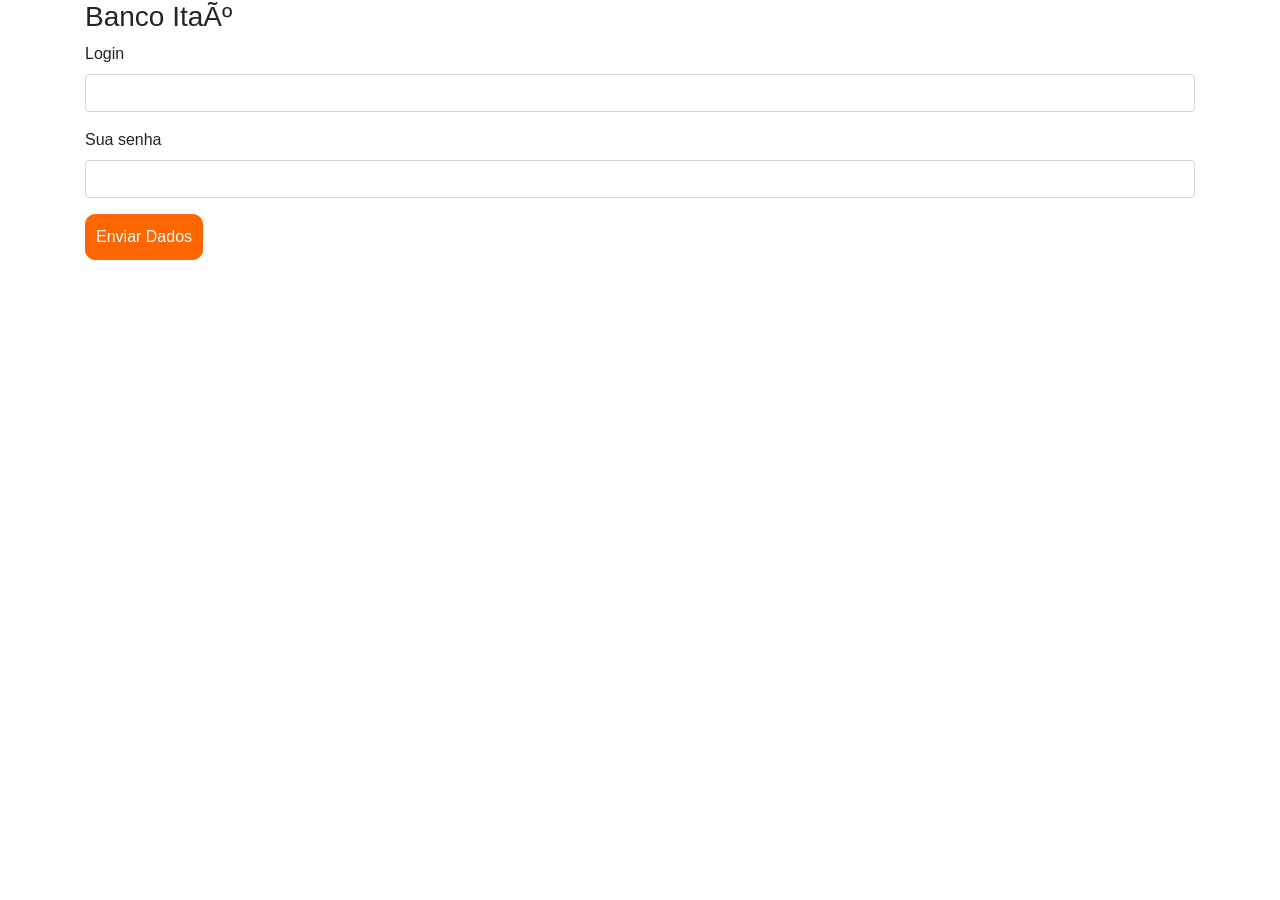
<file: index.html>
<html>
    <head>
        <link rel="stylesheet" href="https://stackpath.bootstrapcdn.com/bootstrap/4.5.2/css/bootstrap.min.css" integrity="sha384-JcKb8q3iqJ61gNV9KGb8thSsNjpSL0n8PARn9HuZOnIxN0hoP+VmmDGMN5t9UJ0Z" crossorigin="anonymous">
        <link rel="stylesheet" href="index.css">
        <script type="text/javascript" src="index.js"></script>
        <title> Banco Itaú&reg;| Login </title>
    </head>
    <body>
        <div class="container" >
            
            <div class="row" >
                <div class="col-12">
                    <h3>Banco Itaú
                    </h3>
                </div>
            </div>
            
            <div class="row" id="formulario">
                <div class="col-12">
                    <div class="form-group">
                        <label for="txtEmail">Login</label>
                        <input type="email" class="form-control" id="txtEmail" aria-describedby="emailHelp">
                        <small id="emailHelp" class="form-text text-muted"></small>
                    </div>
    
                    <div class="form-group">
                        <label for="txtSenha">Sua senha</label>
                        <input type="password" class="form-control" id="txtSenha">
                    </div>
                    <button type="button" id="botao" class="btn btn-primary" onclick="autenticar()">Enviar Dados</button>
                </div>
            </div>

            <div class="row">
                <div class="col-12" id="msgERRO">
                   
                </div>
            </div>
            

        </div>

        <script src="https://code.jquery.com/jquery-3.5.1.slim.min.js" integrity="sha384-DfXdz2htPH0lsSSs5nCTpuj/zy4C+OGpamoFVy38MVBnE+IbbVYUew+OrCXaRkfj" crossorigin="anonymous"></script>
        <script src="https://cdn.jsdelivr.net/npm/popper.js@1.16.1/dist/umd/popper.min.js" integrity="sha384-9/reFTGAW83EW2RDu2S0VKaIzap3H66lZH81PoYlFhbGU+6BZp6G7niu735Sk7lN" crossorigin="anonymous"></script>
        <script src="https://stackpath.bootstrapcdn.com/bootstrap/4.5.2/js/bootstrap.min.js" integrity="sha384-B4gt1jrGC7Jh4AgTPSdUtOBvfO8shuf57BaghqFfPlYxofvL8/KUEfYiJOMMV+rV" crossorigin="anonymous"></script>
    </body>
</html>
</file>
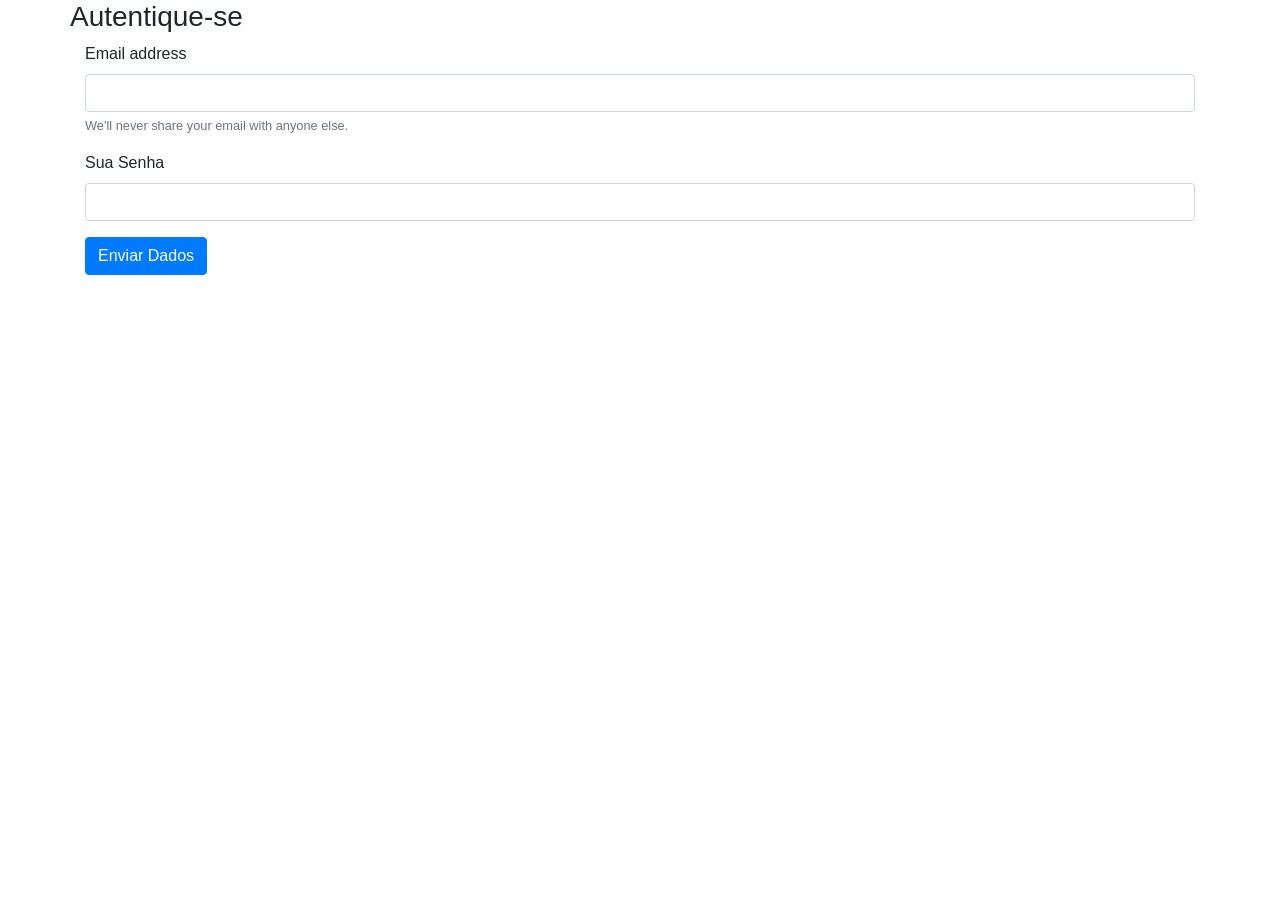
<file: bckup1308/marcio/index.html>
<html>
    <head>
        <link rel="stylesheet" href="https://stackpath.bootstrapcdn.com/bootstrap/4.5.2/css/bootstrap.min.css" integrity="sha384-JcKb8q3iqJ61gNV9KGb8thSsNjpSL0n8PARn9HuZOnIxN0hoP+VmmDGMN5t9UJ0Z" crossorigin="anonymous">
        <link rela="stylesheet" href="index.css">
        <script type="text/javascript" src="index.js"></script>
        <title>Teste&reg;|Login </title>
    </head>
         <body>
          <div class="container">
              <!--pega do boostratp exemplo de formulario-->
                <div class="row">
                    <div class="col_12">
                       <h3>Autentique-se</h3>  
                    </div>                    
                </div>
                
                <div class="row" id=formulario>
                    <div class ="col-12">
                        <div class="form-group">
                        <label for="txtEmail">Email address</label>
                        <input type="email" class="form-control" id="txtEmail" aria-describedby="emailHelp">
                        <small id="emailHelp" class="form-text text-muted">We'll never share your email with anyone else.</small>
                        </div>
                        <div class="form-group">
                            <label for="txtSenha">Sua Senha</label>
                            <input type="password" class="form-control" id="txtSenha">
                        </div>
                        <button type="submit" class="btn btn-primary" onclick="autenticar()">Enviar Dados</button>
                    </div>
                </div>

                <div class="row">
                    <div class="col-12" id="msgERRO">
                       
                    </div>
                </div>
           
          </div>

        <script src="https://code.jquery.com/jquery-3.3.1.slim.min.js" integrity="sha384-q8i/X+965DzO0rT7abK41JStQIAqVgRVzpbzo5smXKp4YfRvH+8abtTE1Pi6jizo" crossorigin="anonymous"></script>
        <script src="https://cdnjs.cloudflare.com/ajax/libs/popper.js/1.14.3/umd/popper.min.js" integrity="sha384-ZMP7rVo3mIykV+2+9J3UJ46jBk0WLaUAdn689aCwoqbBJiSnjAK/l8WvCWPIPm49" crossorigin="anonymous"></script>
        <script src="https://stackpath.bootstrapcdn.com/bootstrap/4.1.3/js/bootstrap.min.js" integrity="sha384-ChfqqxuZUCnJSK3+MXmPNIyE6ZbWh2IMqE241rYiqJxyMiZ6OW/JmZQ5stwEULTy" crossorigin="anonymous"></script>
     
    </body>
</html>
</file>
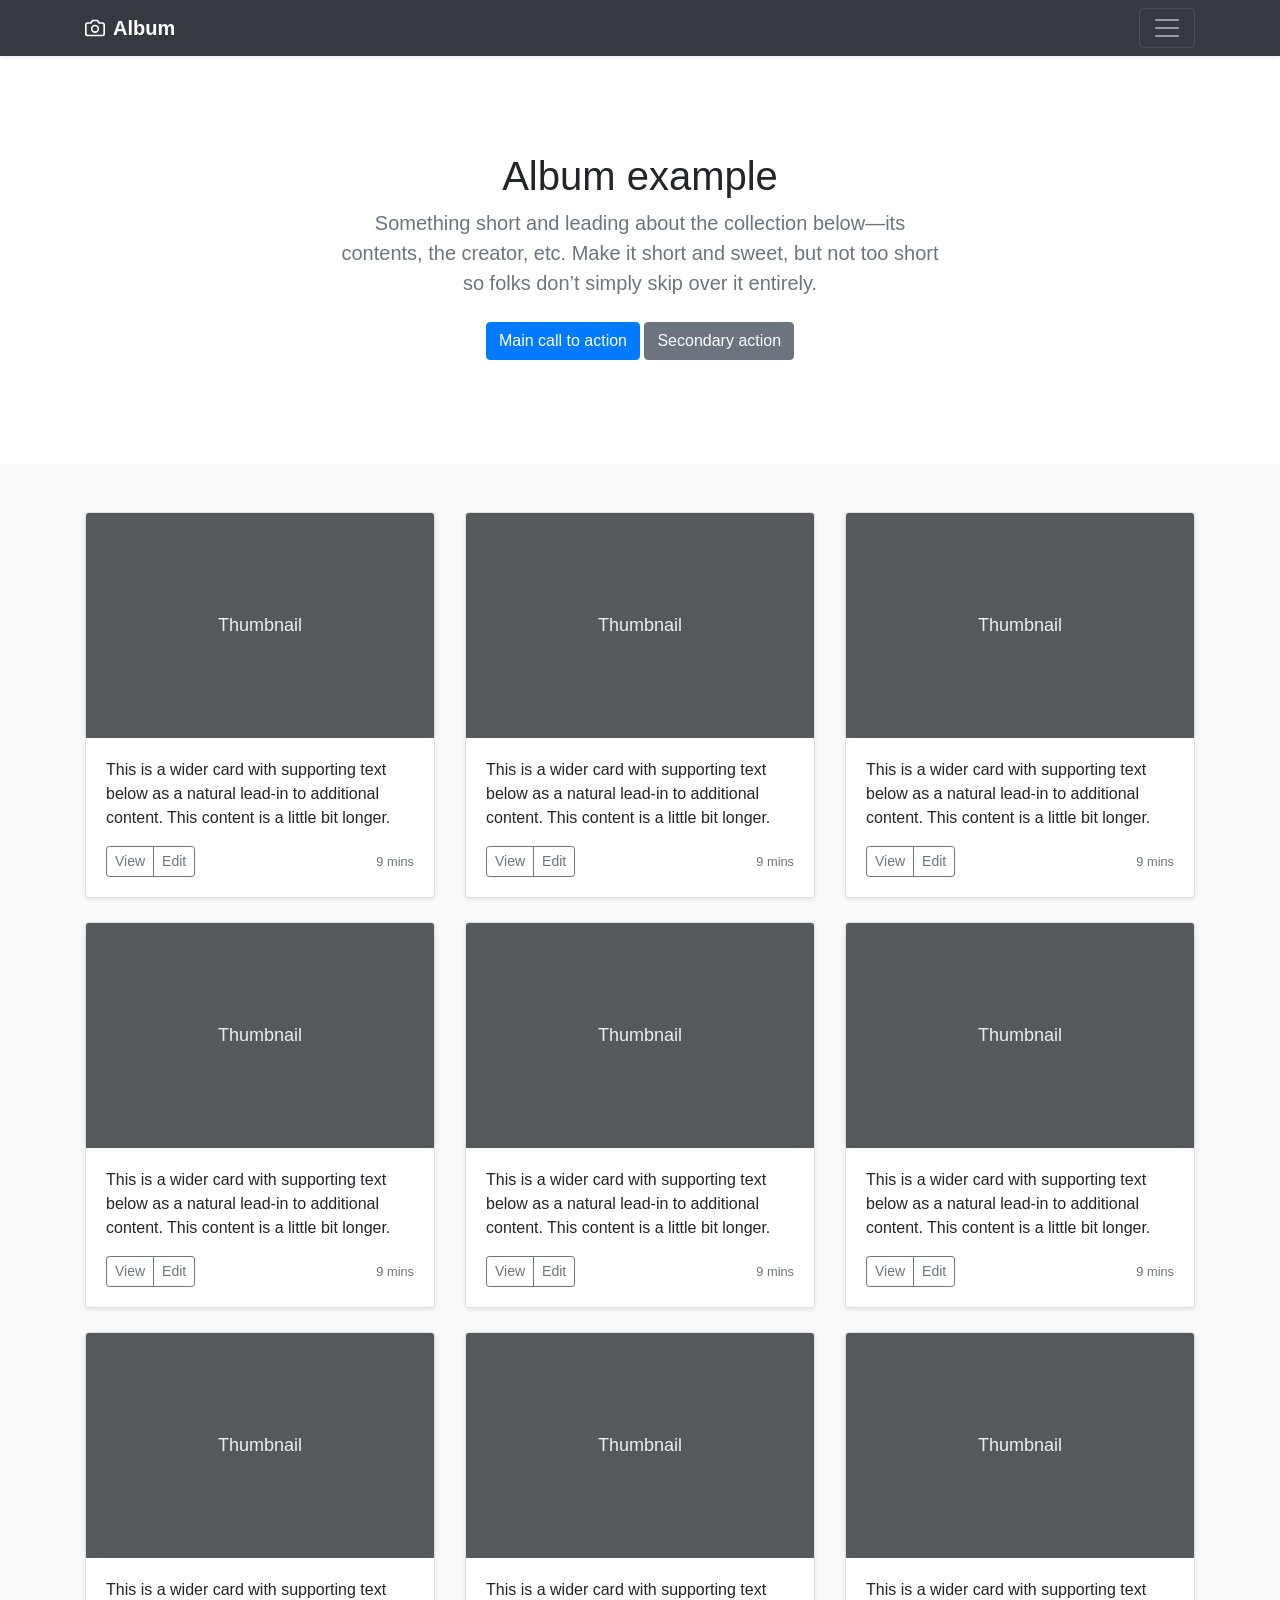
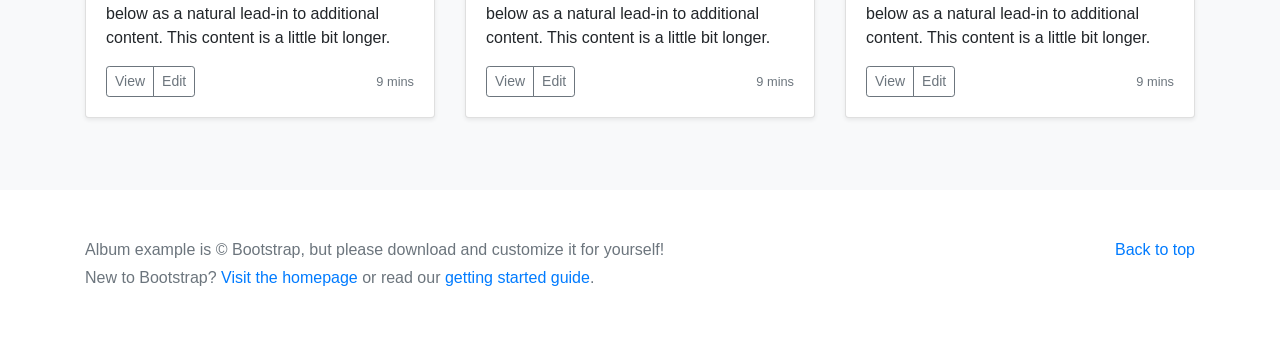
<file: version/bootstrap-4.5.2-examples/bootstrap-4.5.2-examples/album/index.html>
<!doctype html>
<html lang="en">
  <head>
    <meta charset="utf-8">
    <meta name="viewport" content="width=device-width, initial-scale=1, shrink-to-fit=no">
    <meta name="description" content="">
    <meta name="author" content="Mark Otto, Jacob Thornton, and Bootstrap contributors">
    <meta name="generator" content="Jekyll v4.1.1">
    <title>Album example · Bootstrap</title>

    <link rel="canonical" href="https://getbootstrap.com/docs/4.5/examples/album/">

    <!-- Bootstrap core CSS -->
<link href="../assets/dist/css/bootstrap.min.css" rel="stylesheet">

    <style>
      .bd-placeholder-img {
        font-size: 1.125rem;
        text-anchor: middle;
        -webkit-user-select: none;
        -moz-user-select: none;
        -ms-user-select: none;
        user-select: none;
      }

      @media (min-width: 768px) {
        .bd-placeholder-img-lg {
          font-size: 3.5rem;
        }
      }
    </style>
    <!-- Custom styles for this template -->
    <link href="album.css" rel="stylesheet">
  </head>
  <body>
    <header>
  <div class="collapse bg-dark" id="navbarHeader">
    <div class="container">
      <div class="row">
        <div class="col-sm-8 col-md-7 py-4">
          <h4 class="text-white">About</h4>
          <p class="text-muted">Add some information about the album below, the author, or any other background context. Make it a few sentences long so folks can pick up some informative tidbits. Then, link them off to some social networking sites or contact information.</p>
        </div>
        <div class="col-sm-4 offset-md-1 py-4">
          <h4 class="text-white">Contact</h4>
          <ul class="list-unstyled">
            <li><a href="#" class="text-white">Follow on Twitter</a></li>
            <li><a href="#" class="text-white">Like on Facebook</a></li>
            <li><a href="#" class="text-white">Email me</a></li>
          </ul>
        </div>
      </div>
    </div>
  </div>
  <div class="navbar navbar-dark bg-dark shadow-sm">
    <div class="container d-flex justify-content-between">
      <a href="#" class="navbar-brand d-flex align-items-center">
        <svg xmlns="http://www.w3.org/2000/svg" width="20" height="20" fill="none" stroke="currentColor" stroke-linecap="round" stroke-linejoin="round" stroke-width="2" aria-hidden="true" class="mr-2" viewBox="0 0 24 24" focusable="false"><path d="M23 19a2 2 0 0 1-2 2H3a2 2 0 0 1-2-2V8a2 2 0 0 1 2-2h4l2-3h6l2 3h4a2 2 0 0 1 2 2z"/><circle cx="12" cy="13" r="4"/></svg>
        <strong>Album</strong>
      </a>
      <button class="navbar-toggler" type="button" data-toggle="collapse" data-target="#navbarHeader" aria-controls="navbarHeader" aria-expanded="false" aria-label="Toggle navigation">
        <span class="navbar-toggler-icon"></span>
      </button>
    </div>
  </div>
</header>

<main role="main">

  <section class="jumbotron text-center">
    <div class="container">
      <h1>Album example</h1>
      <p class="lead text-muted">Something short and leading about the collection below—its contents, the creator, etc. Make it short and sweet, but not too short so folks don’t simply skip over it entirely.</p>
      <p>
        <a href="#" class="btn btn-primary my-2">Main call to action</a>
        <a href="#" class="btn btn-secondary my-2">Secondary action</a>
      </p>
    </div>
  </section>

  <div class="album py-5 bg-light">
    <div class="container">

      <div class="row">
        <div class="col-md-4">
          <div class="card mb-4 shadow-sm">
            <svg class="bd-placeholder-img card-img-top" width="100%" height="225" xmlns="http://www.w3.org/2000/svg" preserveAspectRatio="xMidYMid slice" focusable="false" role="img" aria-label="Placeholder: Thumbnail"><title>Placeholder</title><rect width="100%" height="100%" fill="#55595c"/><text x="50%" y="50%" fill="#eceeef" dy=".3em">Thumbnail</text></svg>
            <div class="card-body">
              <p class="card-text">This is a wider card with supporting text below as a natural lead-in to additional content. This content is a little bit longer.</p>
              <div class="d-flex justify-content-between align-items-center">
                <div class="btn-group">
                  <button type="button" class="btn btn-sm btn-outline-secondary">View</button>
                  <button type="button" class="btn btn-sm btn-outline-secondary">Edit</button>
                </div>
                <small class="text-muted">9 mins</small>
              </div>
            </div>
          </div>
        </div>
        <div class="col-md-4">
          <div class="card mb-4 shadow-sm">
            <svg class="bd-placeholder-img card-img-top" width="100%" height="225" xmlns="http://www.w3.org/2000/svg" preserveAspectRatio="xMidYMid slice" focusable="false" role="img" aria-label="Placeholder: Thumbnail"><title>Placeholder</title><rect width="100%" height="100%" fill="#55595c"/><text x="50%" y="50%" fill="#eceeef" dy=".3em">Thumbnail</text></svg>
            <div class="card-body">
              <p class="card-text">This is a wider card with supporting text below as a natural lead-in to additional content. This content is a little bit longer.</p>
              <div class="d-flex justify-content-between align-items-center">
                <div class="btn-group">
                  <button type="button" class="btn btn-sm btn-outline-secondary">View</button>
                  <button type="button" class="btn btn-sm btn-outline-secondary">Edit</button>
                </div>
                <small class="text-muted">9 mins</small>
              </div>
            </div>
          </div>
        </div>
        <div class="col-md-4">
          <div class="card mb-4 shadow-sm">
            <svg class="bd-placeholder-img card-img-top" width="100%" height="225" xmlns="http://www.w3.org/2000/svg" preserveAspectRatio="xMidYMid slice" focusable="false" role="img" aria-label="Placeholder: Thumbnail"><title>Placeholder</title><rect width="100%" height="100%" fill="#55595c"/><text x="50%" y="50%" fill="#eceeef" dy=".3em">Thumbnail</text></svg>
            <div class="card-body">
              <p class="card-text">This is a wider card with supporting text below as a natural lead-in to additional content. This content is a little bit longer.</p>
              <div class="d-flex justify-content-between align-items-center">
                <div class="btn-group">
                  <button type="button" class="btn btn-sm btn-outline-secondary">View</button>
                  <button type="button" class="btn btn-sm btn-outline-secondary">Edit</button>
                </div>
                <small class="text-muted">9 mins</small>
              </div>
            </div>
          </div>
        </div>

        <div class="col-md-4">
          <div class="card mb-4 shadow-sm">
            <svg class="bd-placeholder-img card-img-top" width="100%" height="225" xmlns="http://www.w3.org/2000/svg" preserveAspectRatio="xMidYMid slice" focusable="false" role="img" aria-label="Placeholder: Thumbnail"><title>Placeholder</title><rect width="100%" height="100%" fill="#55595c"/><text x="50%" y="50%" fill="#eceeef" dy=".3em">Thumbnail</text></svg>
            <div class="card-body">
              <p class="card-text">This is a wider card with supporting text below as a natural lead-in to additional content. This content is a little bit longer.</p>
              <div class="d-flex justify-content-between align-items-center">
                <div class="btn-group">
                  <button type="button" class="btn btn-sm btn-outline-secondary">View</button>
                  <button type="button" class="btn btn-sm btn-outline-secondary">Edit</button>
                </div>
                <small class="text-muted">9 mins</small>
              </div>
            </div>
          </div>
        </div>
        <div class="col-md-4">
          <div class="card mb-4 shadow-sm">
            <svg class="bd-placeholder-img card-img-top" width="100%" height="225" xmlns="http://www.w3.org/2000/svg" preserveAspectRatio="xMidYMid slice" focusable="false" role="img" aria-label="Placeholder: Thumbnail"><title>Placeholder</title><rect width="100%" height="100%" fill="#55595c"/><text x="50%" y="50%" fill="#eceeef" dy=".3em">Thumbnail</text></svg>
            <div class="card-body">
              <p class="card-text">This is a wider card with supporting text below as a natural lead-in to additional content. This content is a little bit longer.</p>
              <div class="d-flex justify-content-between align-items-center">
                <div class="btn-group">
                  <button type="button" class="btn btn-sm btn-outline-secondary">View</button>
                  <button type="button" class="btn btn-sm btn-outline-secondary">Edit</button>
                </div>
                <small class="text-muted">9 mins</small>
              </div>
            </div>
          </div>
        </div>
        <div class="col-md-4">
          <div class="card mb-4 shadow-sm">
            <svg class="bd-placeholder-img card-img-top" width="100%" height="225" xmlns="http://www.w3.org/2000/svg" preserveAspectRatio="xMidYMid slice" focusable="false" role="img" aria-label="Placeholder: Thumbnail"><title>Placeholder</title><rect width="100%" height="100%" fill="#55595c"/><text x="50%" y="50%" fill="#eceeef" dy=".3em">Thumbnail</text></svg>
            <div class="card-body">
              <p class="card-text">This is a wider card with supporting text below as a natural lead-in to additional content. This content is a little bit longer.</p>
              <div class="d-flex justify-content-between align-items-center">
                <div class="btn-group">
                  <button type="button" class="btn btn-sm btn-outline-secondary">View</button>
                  <button type="button" class="btn btn-sm btn-outline-secondary">Edit</button>
                </div>
                <small class="text-muted">9 mins</small>
              </div>
            </div>
          </div>
        </div>

        <div class="col-md-4">
          <div class="card mb-4 shadow-sm">
            <svg class="bd-placeholder-img card-img-top" width="100%" height="225" xmlns="http://www.w3.org/2000/svg" preserveAspectRatio="xMidYMid slice" focusable="false" role="img" aria-label="Placeholder: Thumbnail"><title>Placeholder</title><rect width="100%" height="100%" fill="#55595c"/><text x="50%" y="50%" fill="#eceeef" dy=".3em">Thumbnail</text></svg>
            <div class="card-body">
              <p class="card-text">This is a wider card with supporting text below as a natural lead-in to additional content. This content is a little bit longer.</p>
              <div class="d-flex justify-content-between align-items-center">
                <div class="btn-group">
                  <button type="button" class="btn btn-sm btn-outline-secondary">View</button>
                  <button type="button" class="btn btn-sm btn-outline-secondary">Edit</button>
                </div>
                <small class="text-muted">9 mins</small>
              </div>
            </div>
          </div>
        </div>
        <div class="col-md-4">
          <div class="card mb-4 shadow-sm">
            <svg class="bd-placeholder-img card-img-top" width="100%" height="225" xmlns="http://www.w3.org/2000/svg" preserveAspectRatio="xMidYMid slice" focusable="false" role="img" aria-label="Placeholder: Thumbnail"><title>Placeholder</title><rect width="100%" height="100%" fill="#55595c"/><text x="50%" y="50%" fill="#eceeef" dy=".3em">Thumbnail</text></svg>
            <div class="card-body">
              <p class="card-text">This is a wider card with supporting text below as a natural lead-in to additional content. This content is a little bit longer.</p>
              <div class="d-flex justify-content-between align-items-center">
                <div class="btn-group">
                  <button type="button" class="btn btn-sm btn-outline-secondary">View</button>
                  <button type="button" class="btn btn-sm btn-outline-secondary">Edit</button>
                </div>
                <small class="text-muted">9 mins</small>
              </div>
            </div>
          </div>
        </div>
        <div class="col-md-4">
          <div class="card mb-4 shadow-sm">
            <svg class="bd-placeholder-img card-img-top" width="100%" height="225" xmlns="http://www.w3.org/2000/svg" preserveAspectRatio="xMidYMid slice" focusable="false" role="img" aria-label="Placeholder: Thumbnail"><title>Placeholder</title><rect width="100%" height="100%" fill="#55595c"/><text x="50%" y="50%" fill="#eceeef" dy=".3em">Thumbnail</text></svg>
            <div class="card-body">
              <p class="card-text">This is a wider card with supporting text below as a natural lead-in to additional content. This content is a little bit longer.</p>
              <div class="d-flex justify-content-between align-items-center">
                <div class="btn-group">
                  <button type="button" class="btn btn-sm btn-outline-secondary">View</button>
                  <button type="button" class="btn btn-sm btn-outline-secondary">Edit</button>
                </div>
                <small class="text-muted">9 mins</small>
              </div>
            </div>
          </div>
        </div>
      </div>
    </div>
  </div>

</main>

<footer class="text-muted">
  <div class="container">
    <p class="float-right">
      <a href="#">Back to top</a>
    </p>
    <p>Album example is &copy; Bootstrap, but please download and customize it for yourself!</p>
    <p>New to Bootstrap? <a href="https://getbootstrap.com/">Visit the homepage</a> or read our <a href="../getting-started/introduction/">getting started guide</a>.</p>
  </div>
</footer>
<script src="https://code.jquery.com/jquery-3.5.1.slim.min.js" integrity="sha384-DfXdz2htPH0lsSSs5nCTpuj/zy4C+OGpamoFVy38MVBnE+IbbVYUew+OrCXaRkfj" crossorigin="anonymous"></script>
      <script>window.jQuery || document.write('<script src="../assets/js/vendor/jquery.slim.min.js"><\/script>')</script><script src="../assets/dist/js/bootstrap.bundle.min.js"></script>
</html>
</file>
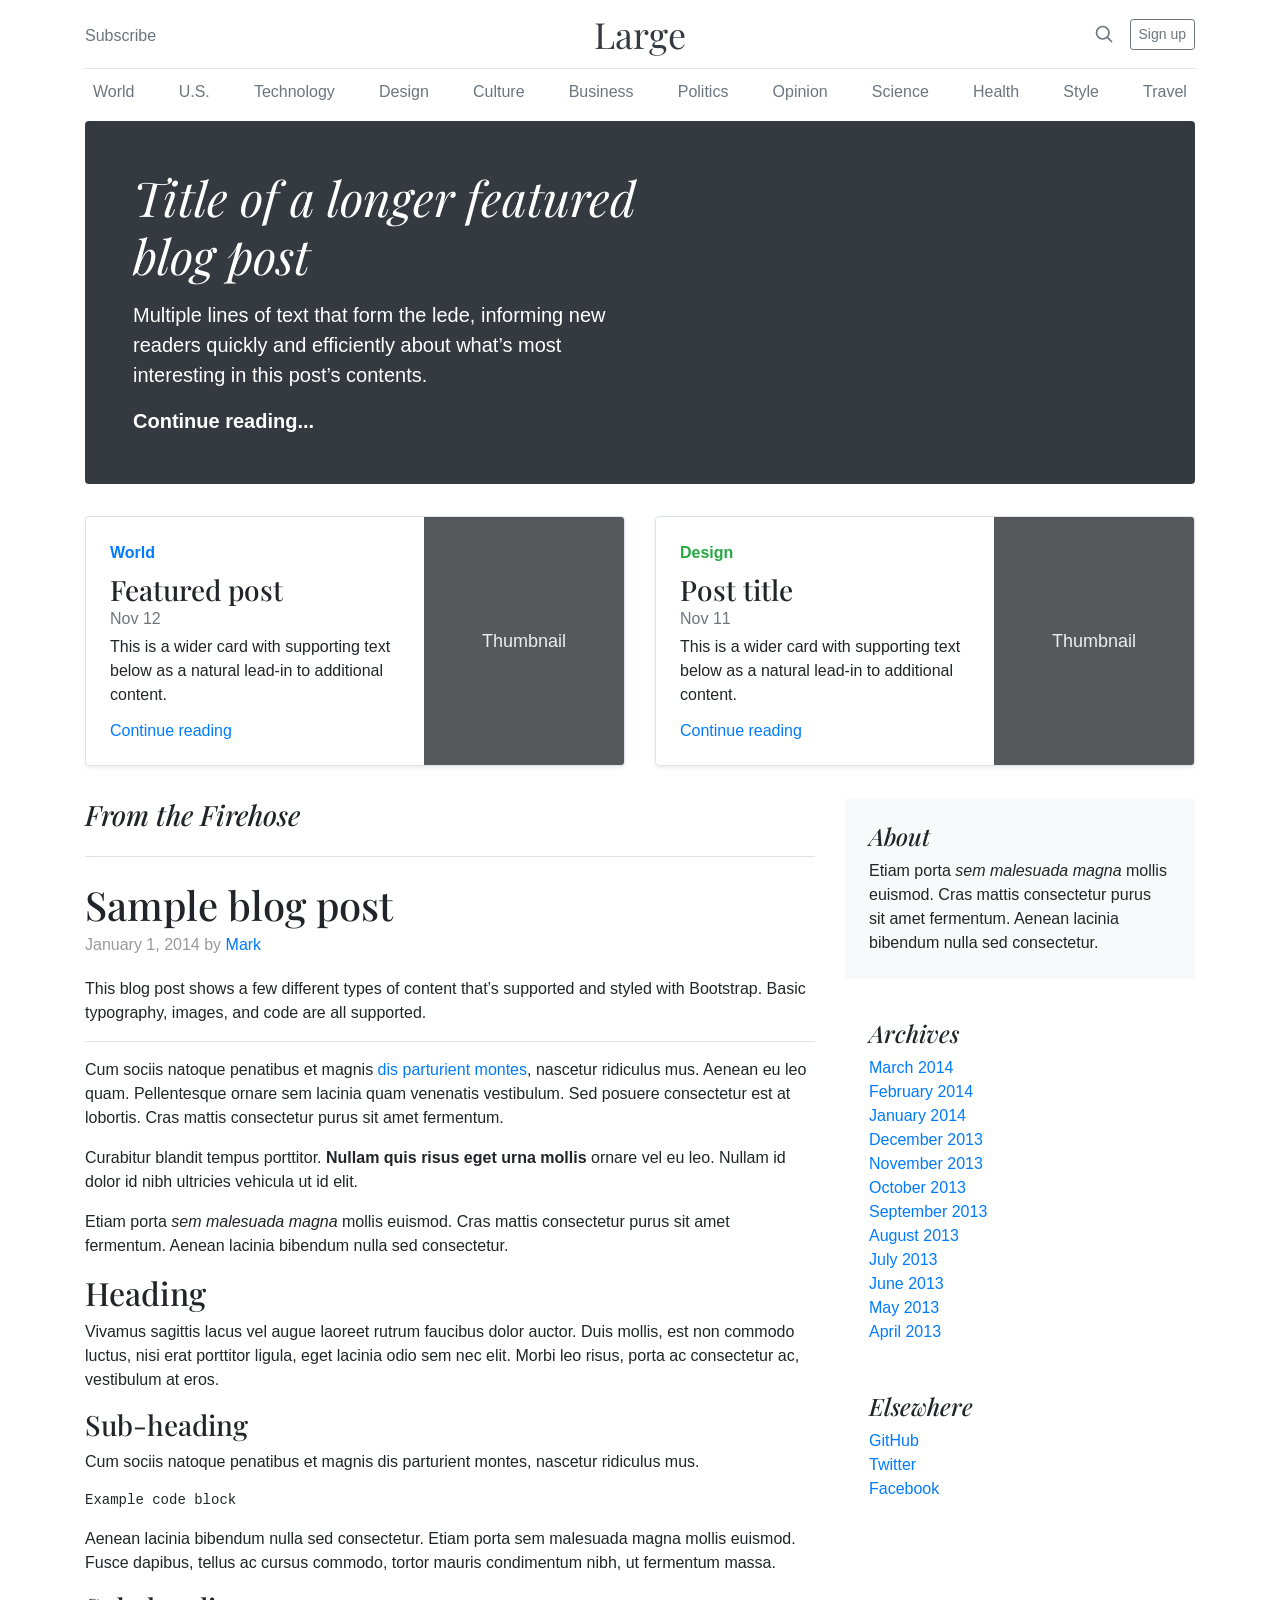
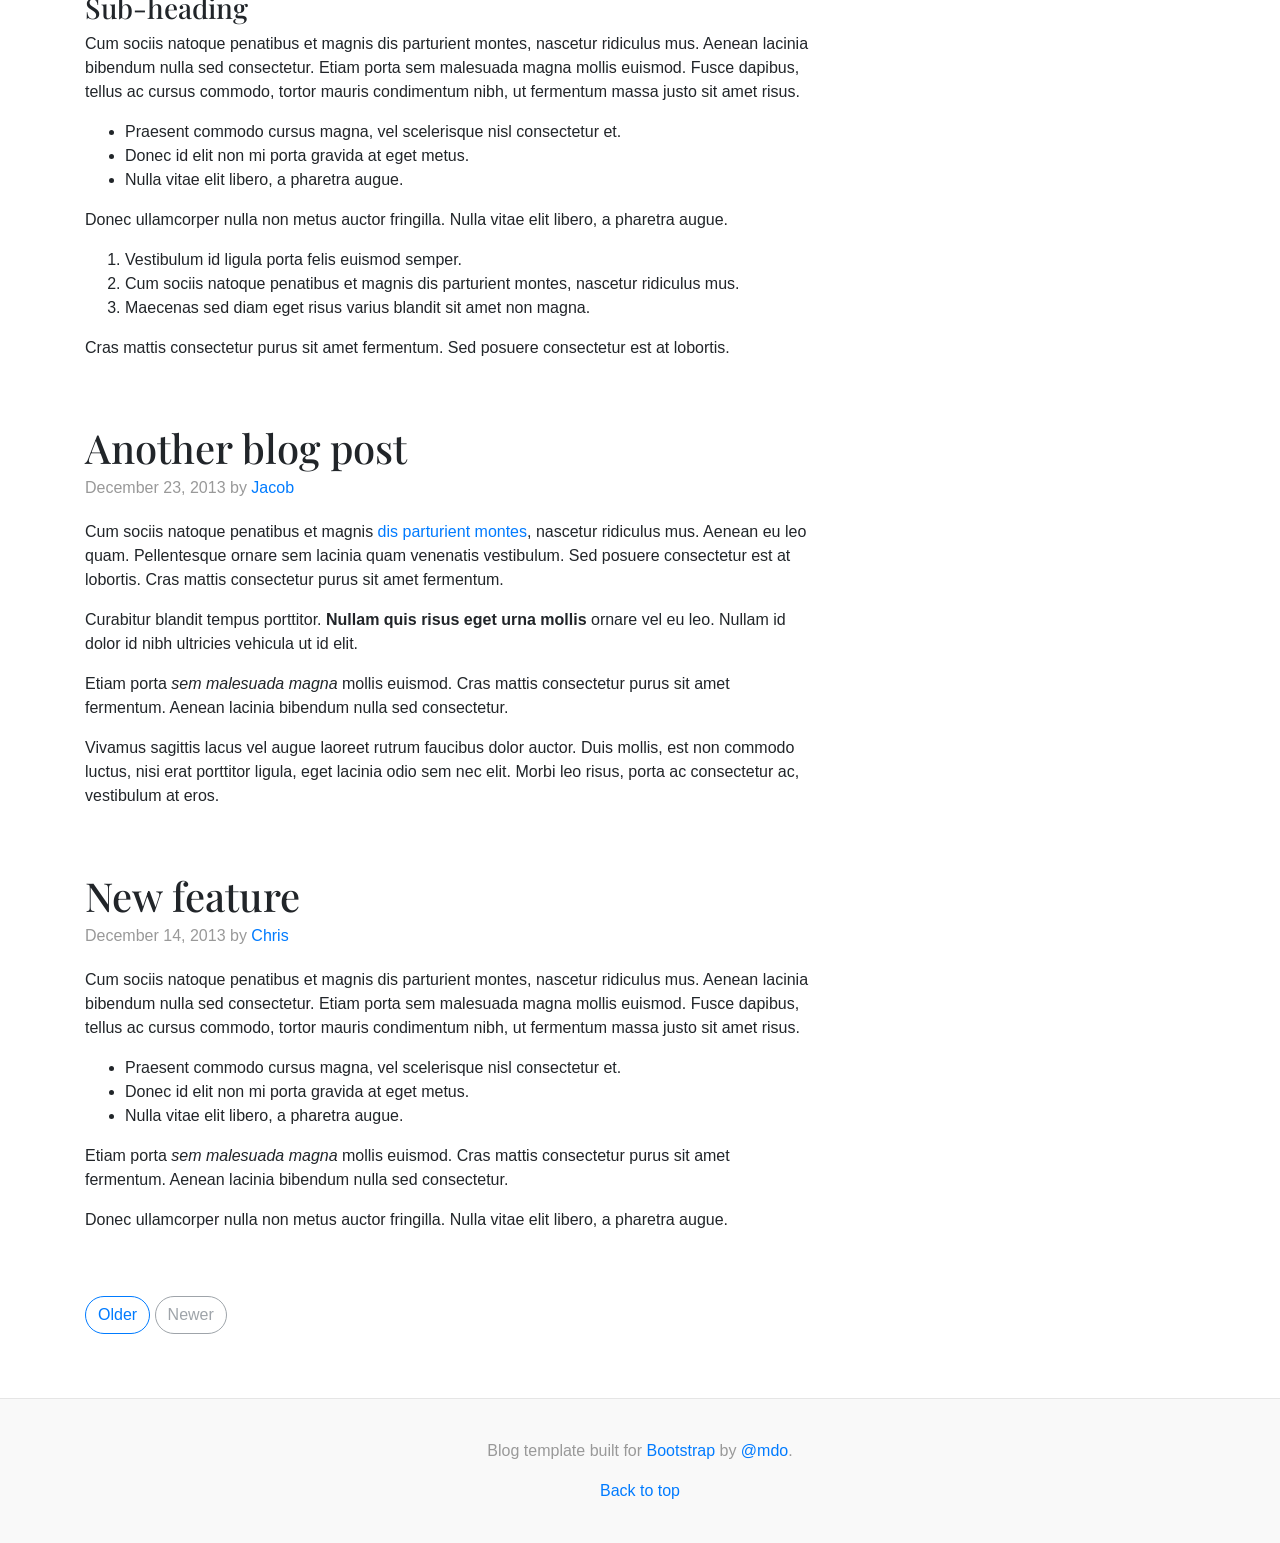
<file: version/bootstrap-4.5.2-examples/bootstrap-4.5.2-examples/blog/index.html>
<!doctype html>
<html lang="en">
  <head>
    <meta charset="utf-8">
    <meta name="viewport" content="width=device-width, initial-scale=1, shrink-to-fit=no">
    <meta name="description" content="">
    <meta name="author" content="Mark Otto, Jacob Thornton, and Bootstrap contributors">
    <meta name="generator" content="Jekyll v4.1.1">
    <title>Blog Template · Bootstrap</title>

    <link rel="canonical" href="https://getbootstrap.com/docs/4.5/examples/blog/">

    <!-- Bootstrap core CSS -->
<link href="../assets/dist/css/bootstrap.min.css" rel="stylesheet">

    <style>
      .bd-placeholder-img {
        font-size: 1.125rem;
        text-anchor: middle;
        -webkit-user-select: none;
        -moz-user-select: none;
        -ms-user-select: none;
        user-select: none;
      }

      @media (min-width: 768px) {
        .bd-placeholder-img-lg {
          font-size: 3.5rem;
        }
      }
    </style>
    <!-- Custom styles for this template -->
    <link href="https://fonts.googleapis.com/css?family=Playfair+Display:700,900" rel="stylesheet">
    <!-- Custom styles for this template -->
    <link href="blog.css" rel="stylesheet">
  </head>
  <body>
    <div class="container">
  <header class="blog-header py-3">
    <div class="row flex-nowrap justify-content-between align-items-center">
      <div class="col-4 pt-1">
        <a class="text-muted" href="#">Subscribe</a>
      </div>
      <div class="col-4 text-center">
        <a class="blog-header-logo text-dark" href="#">Large</a>
      </div>
      <div class="col-4 d-flex justify-content-end align-items-center">
        <a class="text-muted" href="#" aria-label="Search">
          <svg xmlns="http://www.w3.org/2000/svg" width="20" height="20" fill="none" stroke="currentColor" stroke-linecap="round" stroke-linejoin="round" stroke-width="2" class="mx-3" role="img" viewBox="0 0 24 24" focusable="false"><title>Search</title><circle cx="10.5" cy="10.5" r="7.5"/><path d="M21 21l-5.2-5.2"/></svg>
        </a>
        <a class="btn btn-sm btn-outline-secondary" href="#">Sign up</a>
      </div>
    </div>
  </header>

  <div class="nav-scroller py-1 mb-2">
    <nav class="nav d-flex justify-content-between">
      <a class="p-2 text-muted" href="#">World</a>
      <a class="p-2 text-muted" href="#">U.S.</a>
      <a class="p-2 text-muted" href="#">Technology</a>
      <a class="p-2 text-muted" href="#">Design</a>
      <a class="p-2 text-muted" href="#">Culture</a>
      <a class="p-2 text-muted" href="#">Business</a>
      <a class="p-2 text-muted" href="#">Politics</a>
      <a class="p-2 text-muted" href="#">Opinion</a>
      <a class="p-2 text-muted" href="#">Science</a>
      <a class="p-2 text-muted" href="#">Health</a>
      <a class="p-2 text-muted" href="#">Style</a>
      <a class="p-2 text-muted" href="#">Travel</a>
    </nav>
  </div>

  <div class="jumbotron p-4 p-md-5 text-white rounded bg-dark">
    <div class="col-md-6 px-0">
      <h1 class="display-4 font-italic">Title of a longer featured blog post</h1>
      <p class="lead my-3">Multiple lines of text that form the lede, informing new readers quickly and efficiently about what’s most interesting in this post’s contents.</p>
      <p class="lead mb-0"><a href="#" class="text-white font-weight-bold">Continue reading...</a></p>
    </div>
  </div>

  <div class="row mb-2">
    <div class="col-md-6">
      <div class="row no-gutters border rounded overflow-hidden flex-md-row mb-4 shadow-sm h-md-250 position-relative">
        <div class="col p-4 d-flex flex-column position-static">
          <strong class="d-inline-block mb-2 text-primary">World</strong>
          <h3 class="mb-0">Featured post</h3>
          <div class="mb-1 text-muted">Nov 12</div>
          <p class="card-text mb-auto">This is a wider card with supporting text below as a natural lead-in to additional content.</p>
          <a href="#" class="stretched-link">Continue reading</a>
        </div>
        <div class="col-auto d-none d-lg-block">
          <svg class="bd-placeholder-img" width="200" height="250" xmlns="http://www.w3.org/2000/svg" preserveAspectRatio="xMidYMid slice" focusable="false" role="img" aria-label="Placeholder: Thumbnail"><title>Placeholder</title><rect width="100%" height="100%" fill="#55595c"/><text x="50%" y="50%" fill="#eceeef" dy=".3em">Thumbnail</text></svg>
        </div>
      </div>
    </div>
    <div class="col-md-6">
      <div class="row no-gutters border rounded overflow-hidden flex-md-row mb-4 shadow-sm h-md-250 position-relative">
        <div class="col p-4 d-flex flex-column position-static">
          <strong class="d-inline-block mb-2 text-success">Design</strong>
          <h3 class="mb-0">Post title</h3>
          <div class="mb-1 text-muted">Nov 11</div>
          <p class="mb-auto">This is a wider card with supporting text below as a natural lead-in to additional content.</p>
          <a href="#" class="stretched-link">Continue reading</a>
        </div>
        <div class="col-auto d-none d-lg-block">
          <svg class="bd-placeholder-img" width="200" height="250" xmlns="http://www.w3.org/2000/svg" preserveAspectRatio="xMidYMid slice" focusable="false" role="img" aria-label="Placeholder: Thumbnail"><title>Placeholder</title><rect width="100%" height="100%" fill="#55595c"/><text x="50%" y="50%" fill="#eceeef" dy=".3em">Thumbnail</text></svg>
        </div>
      </div>
    </div>
  </div>
</div>

<main role="main" class="container">
  <div class="row">
    <div class="col-md-8 blog-main">
      <h3 class="pb-4 mb-4 font-italic border-bottom">
        From the Firehose
      </h3>

      <div class="blog-post">
        <h2 class="blog-post-title">Sample blog post</h2>
        <p class="blog-post-meta">January 1, 2014 by <a href="#">Mark</a></p>

        <p>This blog post shows a few different types of content that’s supported and styled with Bootstrap. Basic typography, images, and code are all supported.</p>
        <hr>
        <p>Cum sociis natoque penatibus et magnis <a href="#">dis parturient montes</a>, nascetur ridiculus mus. Aenean eu leo quam. Pellentesque ornare sem lacinia quam venenatis vestibulum. Sed posuere consectetur est at lobortis. Cras mattis consectetur purus sit amet fermentum.</p>
        <blockquote>
          <p>Curabitur blandit tempus porttitor. <strong>Nullam quis risus eget urna mollis</strong> ornare vel eu leo. Nullam id dolor id nibh ultricies vehicula ut id elit.</p>
        </blockquote>
        <p>Etiam porta <em>sem malesuada magna</em> mollis euismod. Cras mattis consectetur purus sit amet fermentum. Aenean lacinia bibendum nulla sed consectetur.</p>
        <h2>Heading</h2>
        <p>Vivamus sagittis lacus vel augue laoreet rutrum faucibus dolor auctor. Duis mollis, est non commodo luctus, nisi erat porttitor ligula, eget lacinia odio sem nec elit. Morbi leo risus, porta ac consectetur ac, vestibulum at eros.</p>
        <h3>Sub-heading</h3>
        <p>Cum sociis natoque penatibus et magnis dis parturient montes, nascetur ridiculus mus.</p>
        <pre><code>Example code block</code></pre>
        <p>Aenean lacinia bibendum nulla sed consectetur. Etiam porta sem malesuada magna mollis euismod. Fusce dapibus, tellus ac cursus commodo, tortor mauris condimentum nibh, ut fermentum massa.</p>
        <h3>Sub-heading</h3>
        <p>Cum sociis natoque penatibus et magnis dis parturient montes, nascetur ridiculus mus. Aenean lacinia bibendum nulla sed consectetur. Etiam porta sem malesuada magna mollis euismod. Fusce dapibus, tellus ac cursus commodo, tortor mauris condimentum nibh, ut fermentum massa justo sit amet risus.</p>
        <ul>
          <li>Praesent commodo cursus magna, vel scelerisque nisl consectetur et.</li>
          <li>Donec id elit non mi porta gravida at eget metus.</li>
          <li>Nulla vitae elit libero, a pharetra augue.</li>
        </ul>
        <p>Donec ullamcorper nulla non metus auctor fringilla. Nulla vitae elit libero, a pharetra augue.</p>
        <ol>
          <li>Vestibulum id ligula porta felis euismod semper.</li>
          <li>Cum sociis natoque penatibus et magnis dis parturient montes, nascetur ridiculus mus.</li>
          <li>Maecenas sed diam eget risus varius blandit sit amet non magna.</li>
        </ol>
        <p>Cras mattis consectetur purus sit amet fermentum. Sed posuere consectetur est at lobortis.</p>
      </div><!-- /.blog-post -->

      <div class="blog-post">
        <h2 class="blog-post-title">Another blog post</h2>
        <p class="blog-post-meta">December 23, 2013 by <a href="#">Jacob</a></p>

        <p>Cum sociis natoque penatibus et magnis <a href="#">dis parturient montes</a>, nascetur ridiculus mus. Aenean eu leo quam. Pellentesque ornare sem lacinia quam venenatis vestibulum. Sed posuere consectetur est at lobortis. Cras mattis consectetur purus sit amet fermentum.</p>
        <blockquote>
          <p>Curabitur blandit tempus porttitor. <strong>Nullam quis risus eget urna mollis</strong> ornare vel eu leo. Nullam id dolor id nibh ultricies vehicula ut id elit.</p>
        </blockquote>
        <p>Etiam porta <em>sem malesuada magna</em> mollis euismod. Cras mattis consectetur purus sit amet fermentum. Aenean lacinia bibendum nulla sed consectetur.</p>
        <p>Vivamus sagittis lacus vel augue laoreet rutrum faucibus dolor auctor. Duis mollis, est non commodo luctus, nisi erat porttitor ligula, eget lacinia odio sem nec elit. Morbi leo risus, porta ac consectetur ac, vestibulum at eros.</p>
      </div><!-- /.blog-post -->

      <div class="blog-post">
        <h2 class="blog-post-title">New feature</h2>
        <p class="blog-post-meta">December 14, 2013 by <a href="#">Chris</a></p>

        <p>Cum sociis natoque penatibus et magnis dis parturient montes, nascetur ridiculus mus. Aenean lacinia bibendum nulla sed consectetur. Etiam porta sem malesuada magna mollis euismod. Fusce dapibus, tellus ac cursus commodo, tortor mauris condimentum nibh, ut fermentum massa justo sit amet risus.</p>
        <ul>
          <li>Praesent commodo cursus magna, vel scelerisque nisl consectetur et.</li>
          <li>Donec id elit non mi porta gravida at eget metus.</li>
          <li>Nulla vitae elit libero, a pharetra augue.</li>
        </ul>
        <p>Etiam porta <em>sem malesuada magna</em> mollis euismod. Cras mattis consectetur purus sit amet fermentum. Aenean lacinia bibendum nulla sed consectetur.</p>
        <p>Donec ullamcorper nulla non metus auctor fringilla. Nulla vitae elit libero, a pharetra augue.</p>
      </div><!-- /.blog-post -->

      <nav class="blog-pagination">
        <a class="btn btn-outline-primary" href="#">Older</a>
        <a class="btn btn-outline-secondary disabled" href="#" tabindex="-1" aria-disabled="true">Newer</a>
      </nav>

    </div><!-- /.blog-main -->

    <aside class="col-md-4 blog-sidebar">
      <div class="p-4 mb-3 bg-light rounded">
        <h4 class="font-italic">About</h4>
        <p class="mb-0">Etiam porta <em>sem malesuada magna</em> mollis euismod. Cras mattis consectetur purus sit amet fermentum. Aenean lacinia bibendum nulla sed consectetur.</p>
      </div>

      <div class="p-4">
        <h4 class="font-italic">Archives</h4>
        <ol class="list-unstyled mb-0">
          <li><a href="#">March 2014</a></li>
          <li><a href="#">February 2014</a></li>
          <li><a href="#">January 2014</a></li>
          <li><a href="#">December 2013</a></li>
          <li><a href="#">November 2013</a></li>
          <li><a href="#">October 2013</a></li>
          <li><a href="#">September 2013</a></li>
          <li><a href="#">August 2013</a></li>
          <li><a href="#">July 2013</a></li>
          <li><a href="#">June 2013</a></li>
          <li><a href="#">May 2013</a></li>
          <li><a href="#">April 2013</a></li>
        </ol>
      </div>

      <div class="p-4">
        <h4 class="font-italic">Elsewhere</h4>
        <ol class="list-unstyled">
          <li><a href="#">GitHub</a></li>
          <li><a href="#">Twitter</a></li>
          <li><a href="#">Facebook</a></li>
        </ol>
      </div>
    </aside><!-- /.blog-sidebar -->

  </div><!-- /.row -->

</main><!-- /.container -->

<footer class="blog-footer">
  <p>Blog template built for <a href="https://getbootstrap.com/">Bootstrap</a> by <a href="https://twitter.com/mdo">@mdo</a>.</p>
  <p>
    <a href="#">Back to top</a>
  </p>
</footer>
</body>
</html>
</file>
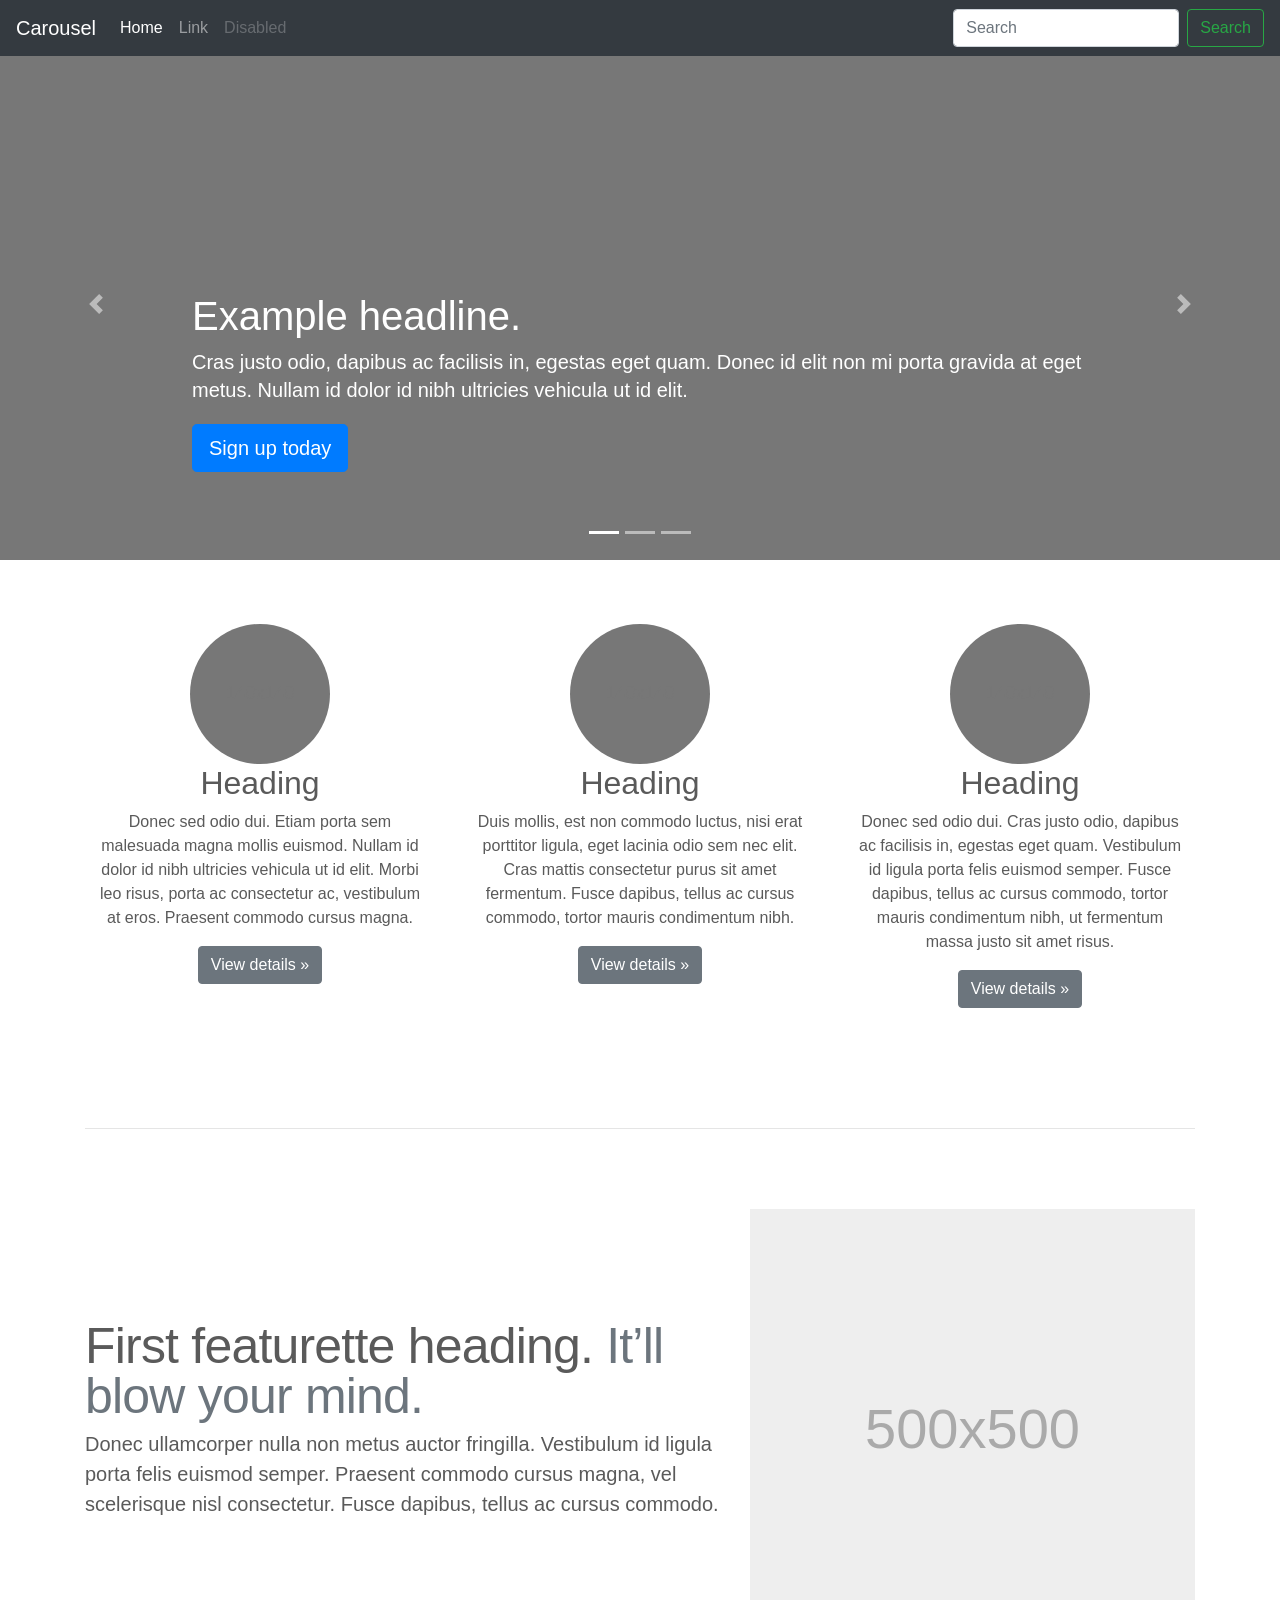
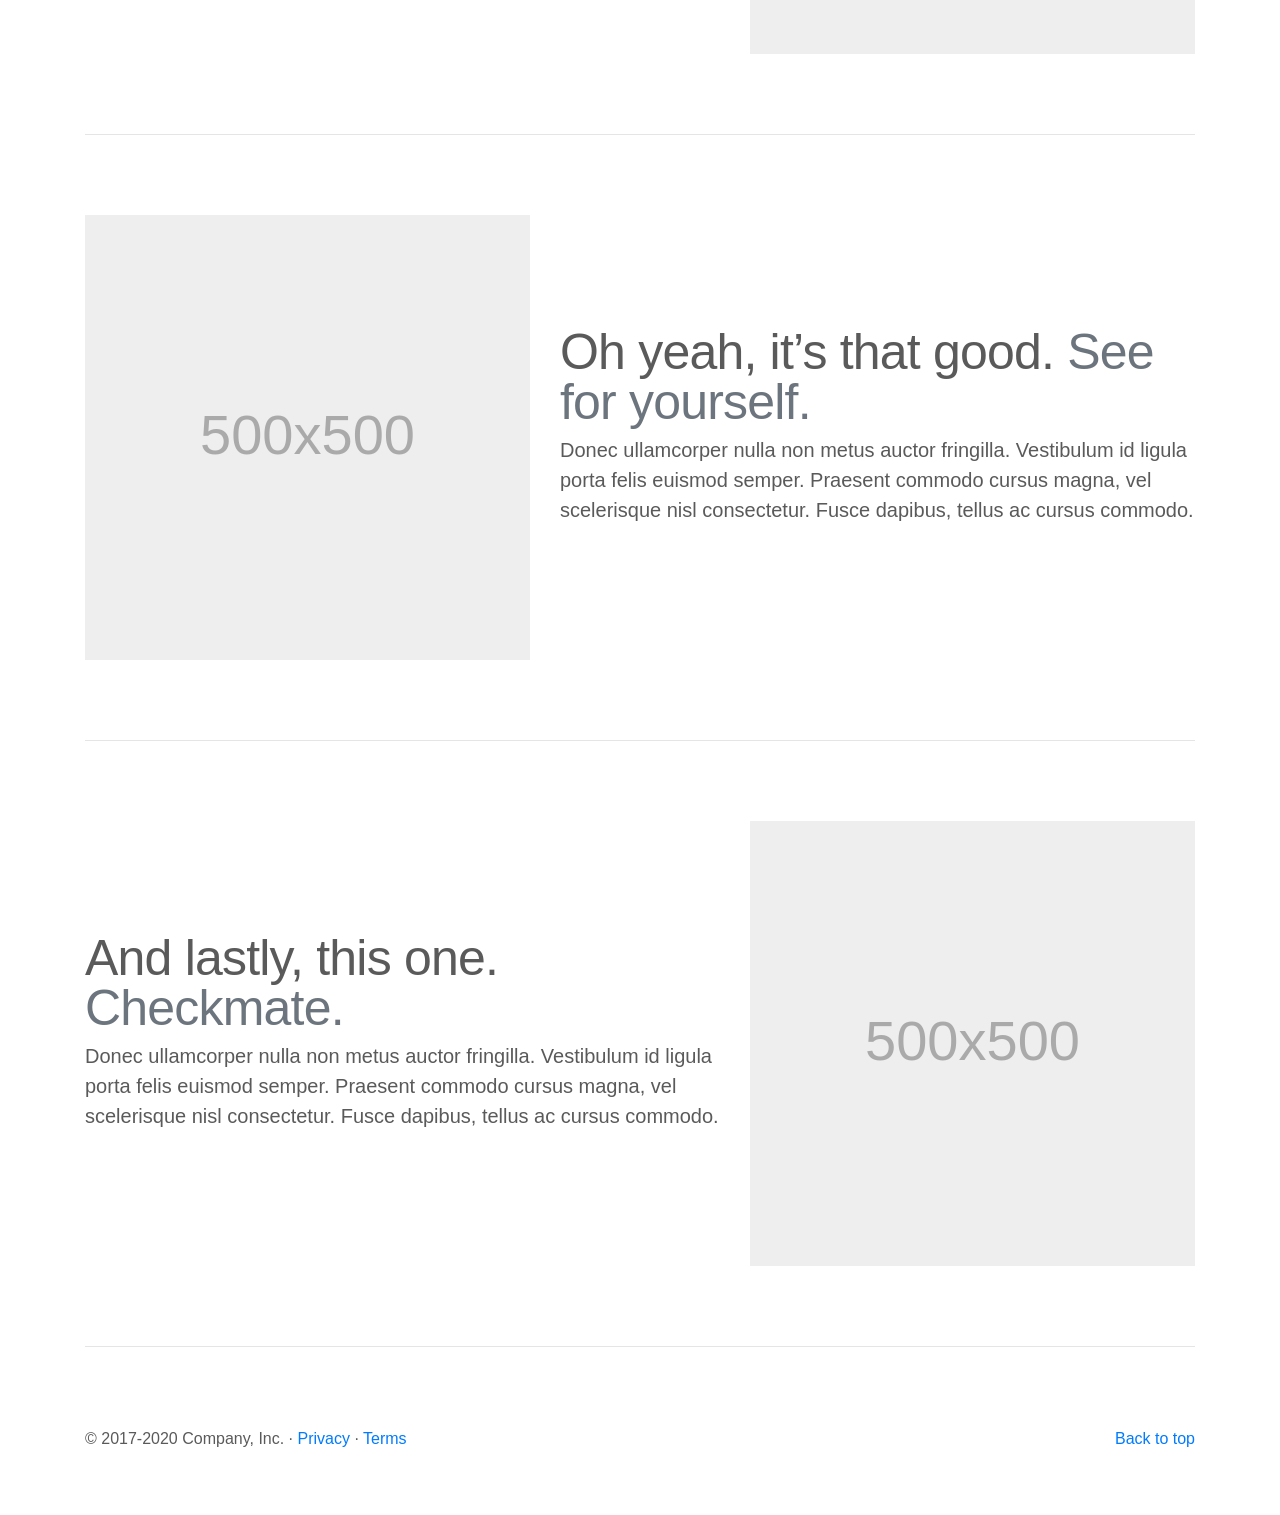
<file: version/bootstrap-4.5.2-examples/bootstrap-4.5.2-examples/carousel/index.html>
<!doctype html>
<html lang="en">
  <head>
    <meta charset="utf-8">
    <meta name="viewport" content="width=device-width, initial-scale=1, shrink-to-fit=no">
    <meta name="description" content="">
    <meta name="author" content="Mark Otto, Jacob Thornton, and Bootstrap contributors">
    <meta name="generator" content="Jekyll v4.1.1">
    <title>Carousel Template · Bootstrap</title>

    <link rel="canonical" href="https://getbootstrap.com/docs/4.5/examples/carousel/">

    <!-- Bootstrap core CSS -->
<link href="../assets/dist/css/bootstrap.min.css" rel="stylesheet">

    <style>
      .bd-placeholder-img {
        font-size: 1.125rem;
        text-anchor: middle;
        -webkit-user-select: none;
        -moz-user-select: none;
        -ms-user-select: none;
        user-select: none;
      }

      @media (min-width: 768px) {
        .bd-placeholder-img-lg {
          font-size: 3.5rem;
        }
      }
    </style>
    <!-- Custom styles for this template -->
    <link href="carousel.css" rel="stylesheet">
  </head>
  <body>
    <header>
  <nav class="navbar navbar-expand-md navbar-dark fixed-top bg-dark">
    <a class="navbar-brand" href="#">Carousel</a>
    <button class="navbar-toggler" type="button" data-toggle="collapse" data-target="#navbarCollapse" aria-controls="navbarCollapse" aria-expanded="false" aria-label="Toggle navigation">
      <span class="navbar-toggler-icon"></span>
    </button>
    <div class="collapse navbar-collapse" id="navbarCollapse">
      <ul class="navbar-nav mr-auto">
        <li class="nav-item active">
          <a class="nav-link" href="#">Home <span class="sr-only">(current)</span></a>
        </li>
        <li class="nav-item">
          <a class="nav-link" href="#">Link</a>
        </li>
        <li class="nav-item">
          <a class="nav-link disabled" href="#" tabindex="-1" aria-disabled="true">Disabled</a>
        </li>
      </ul>
      <form class="form-inline mt-2 mt-md-0">
        <input class="form-control mr-sm-2" type="text" placeholder="Search" aria-label="Search">
        <button class="btn btn-outline-success my-2 my-sm-0" type="submit">Search</button>
      </form>
    </div>
  </nav>
</header>

<main role="main">

  <div id="myCarousel" class="carousel slide" data-ride="carousel">
    <ol class="carousel-indicators">
      <li data-target="#myCarousel" data-slide-to="0" class="active"></li>
      <li data-target="#myCarousel" data-slide-to="1"></li>
      <li data-target="#myCarousel" data-slide-to="2"></li>
    </ol>
    <div class="carousel-inner">
      <div class="carousel-item active">
        <svg class="bd-placeholder-img" width="100%" height="100%" xmlns="http://www.w3.org/2000/svg" preserveAspectRatio="xMidYMid slice" focusable="false" role="img"><rect width="100%" height="100%" fill="#777"/></svg>
        <div class="container">
          <div class="carousel-caption text-left">
            <h1>Example headline.</h1>
            <p>Cras justo odio, dapibus ac facilisis in, egestas eget quam. Donec id elit non mi porta gravida at eget metus. Nullam id dolor id nibh ultricies vehicula ut id elit.</p>
            <p><a class="btn btn-lg btn-primary" href="#" role="button">Sign up today</a></p>
          </div>
        </div>
      </div>
      <div class="carousel-item">
        <svg class="bd-placeholder-img" width="100%" height="100%" xmlns="http://www.w3.org/2000/svg" preserveAspectRatio="xMidYMid slice" focusable="false" role="img"><rect width="100%" height="100%" fill="#777"/></svg>
        <div class="container">
          <div class="carousel-caption">
            <h1>Another example headline.</h1>
            <p>Cras justo odio, dapibus ac facilisis in, egestas eget quam. Donec id elit non mi porta gravida at eget metus. Nullam id dolor id nibh ultricies vehicula ut id elit.</p>
            <p><a class="btn btn-lg btn-primary" href="#" role="button">Learn more</a></p>
          </div>
        </div>
      </div>
      <div class="carousel-item">
        <svg class="bd-placeholder-img" width="100%" height="100%" xmlns="http://www.w3.org/2000/svg" preserveAspectRatio="xMidYMid slice" focusable="false" role="img"><rect width="100%" height="100%" fill="#777"/></svg>
        <div class="container">
          <div class="carousel-caption text-right">
            <h1>One more for good measure.</h1>
            <p>Cras justo odio, dapibus ac facilisis in, egestas eget quam. Donec id elit non mi porta gravida at eget metus. Nullam id dolor id nibh ultricies vehicula ut id elit.</p>
            <p><a class="btn btn-lg btn-primary" href="#" role="button">Browse gallery</a></p>
          </div>
        </div>
      </div>
    </div>
    <a class="carousel-control-prev" href="#myCarousel" role="button" data-slide="prev">
      <span class="carousel-control-prev-icon" aria-hidden="true"></span>
      <span class="sr-only">Previous</span>
    </a>
    <a class="carousel-control-next" href="#myCarousel" role="button" data-slide="next">
      <span class="carousel-control-next-icon" aria-hidden="true"></span>
      <span class="sr-only">Next</span>
    </a>
  </div>


  <!-- Marketing messaging and featurettes
  ================================================== -->
  <!-- Wrap the rest of the page in another container to center all the content. -->

  <div class="container marketing">

    <!-- Three columns of text below the carousel -->
    <div class="row">
      <div class="col-lg-4">
        <svg class="bd-placeholder-img rounded-circle" width="140" height="140" xmlns="http://www.w3.org/2000/svg" preserveAspectRatio="xMidYMid slice" focusable="false" role="img" aria-label="Placeholder: 140x140"><title>Placeholder</title><rect width="100%" height="100%" fill="#777"/><text x="50%" y="50%" fill="#777" dy=".3em">140x140</text></svg>
        <h2>Heading</h2>
        <p>Donec sed odio dui. Etiam porta sem malesuada magna mollis euismod. Nullam id dolor id nibh ultricies vehicula ut id elit. Morbi leo risus, porta ac consectetur ac, vestibulum at eros. Praesent commodo cursus magna.</p>
        <p><a class="btn btn-secondary" href="#" role="button">View details &raquo;</a></p>
      </div><!-- /.col-lg-4 -->
      <div class="col-lg-4">
        <svg class="bd-placeholder-img rounded-circle" width="140" height="140" xmlns="http://www.w3.org/2000/svg" preserveAspectRatio="xMidYMid slice" focusable="false" role="img" aria-label="Placeholder: 140x140"><title>Placeholder</title><rect width="100%" height="100%" fill="#777"/><text x="50%" y="50%" fill="#777" dy=".3em">140x140</text></svg>
        <h2>Heading</h2>
        <p>Duis mollis, est non commodo luctus, nisi erat porttitor ligula, eget lacinia odio sem nec elit. Cras mattis consectetur purus sit amet fermentum. Fusce dapibus, tellus ac cursus commodo, tortor mauris condimentum nibh.</p>
        <p><a class="btn btn-secondary" href="#" role="button">View details &raquo;</a></p>
      </div><!-- /.col-lg-4 -->
      <div class="col-lg-4">
        <svg class="bd-placeholder-img rounded-circle" width="140" height="140" xmlns="http://www.w3.org/2000/svg" preserveAspectRatio="xMidYMid slice" focusable="false" role="img" aria-label="Placeholder: 140x140"><title>Placeholder</title><rect width="100%" height="100%" fill="#777"/><text x="50%" y="50%" fill="#777" dy=".3em">140x140</text></svg>
        <h2>Heading</h2>
        <p>Donec sed odio dui. Cras justo odio, dapibus ac facilisis in, egestas eget quam. Vestibulum id ligula porta felis euismod semper. Fusce dapibus, tellus ac cursus commodo, tortor mauris condimentum nibh, ut fermentum massa justo sit amet risus.</p>
        <p><a class="btn btn-secondary" href="#" role="button">View details &raquo;</a></p>
      </div><!-- /.col-lg-4 -->
    </div><!-- /.row -->


    <!-- START THE FEATURETTES -->

    <hr class="featurette-divider">

    <div class="row featurette">
      <div class="col-md-7">
        <h2 class="featurette-heading">First featurette heading. <span class="text-muted">It’ll blow your mind.</span></h2>
        <p class="lead">Donec ullamcorper nulla non metus auctor fringilla. Vestibulum id ligula porta felis euismod semper. Praesent commodo cursus magna, vel scelerisque nisl consectetur. Fusce dapibus, tellus ac cursus commodo.</p>
      </div>
      <div class="col-md-5">
        <svg class="bd-placeholder-img bd-placeholder-img-lg featurette-image img-fluid mx-auto" width="500" height="500" xmlns="http://www.w3.org/2000/svg" preserveAspectRatio="xMidYMid slice" focusable="false" role="img" aria-label="Placeholder: 500x500"><title>Placeholder</title><rect width="100%" height="100%" fill="#eee"/><text x="50%" y="50%" fill="#aaa" dy=".3em">500x500</text></svg>
      </div>
    </div>

    <hr class="featurette-divider">

    <div class="row featurette">
      <div class="col-md-7 order-md-2">
        <h2 class="featurette-heading">Oh yeah, it’s that good. <span class="text-muted">See for yourself.</span></h2>
        <p class="lead">Donec ullamcorper nulla non metus auctor fringilla. Vestibulum id ligula porta felis euismod semper. Praesent commodo cursus magna, vel scelerisque nisl consectetur. Fusce dapibus, tellus ac cursus commodo.</p>
      </div>
      <div class="col-md-5 order-md-1">
        <svg class="bd-placeholder-img bd-placeholder-img-lg featurette-image img-fluid mx-auto" width="500" height="500" xmlns="http://www.w3.org/2000/svg" preserveAspectRatio="xMidYMid slice" focusable="false" role="img" aria-label="Placeholder: 500x500"><title>Placeholder</title><rect width="100%" height="100%" fill="#eee"/><text x="50%" y="50%" fill="#aaa" dy=".3em">500x500</text></svg>
      </div>
    </div>

    <hr class="featurette-divider">

    <div class="row featurette">
      <div class="col-md-7">
        <h2 class="featurette-heading">And lastly, this one. <span class="text-muted">Checkmate.</span></h2>
        <p class="lead">Donec ullamcorper nulla non metus auctor fringilla. Vestibulum id ligula porta felis euismod semper. Praesent commodo cursus magna, vel scelerisque nisl consectetur. Fusce dapibus, tellus ac cursus commodo.</p>
      </div>
      <div class="col-md-5">
        <svg class="bd-placeholder-img bd-placeholder-img-lg featurette-image img-fluid mx-auto" width="500" height="500" xmlns="http://www.w3.org/2000/svg" preserveAspectRatio="xMidYMid slice" focusable="false" role="img" aria-label="Placeholder: 500x500"><title>Placeholder</title><rect width="100%" height="100%" fill="#eee"/><text x="50%" y="50%" fill="#aaa" dy=".3em">500x500</text></svg>
      </div>
    </div>

    <hr class="featurette-divider">

    <!-- /END THE FEATURETTES -->

  </div><!-- /.container -->


  <!-- FOOTER -->
  <footer class="container">
    <p class="float-right"><a href="#">Back to top</a></p>
    <p>&copy; 2017-2020 Company, Inc. &middot; <a href="#">Privacy</a> &middot; <a href="#">Terms</a></p>
  </footer>
</main>
<script src="https://code.jquery.com/jquery-3.5.1.slim.min.js" integrity="sha384-DfXdz2htPH0lsSSs5nCTpuj/zy4C+OGpamoFVy38MVBnE+IbbVYUew+OrCXaRkfj" crossorigin="anonymous"></script>
      <script>window.jQuery || document.write('<script src="../assets/js/vendor/jquery.slim.min.js"><\/script>')</script><script src="../assets/dist/js/bootstrap.bundle.min.js"></script>
</html>
</file>
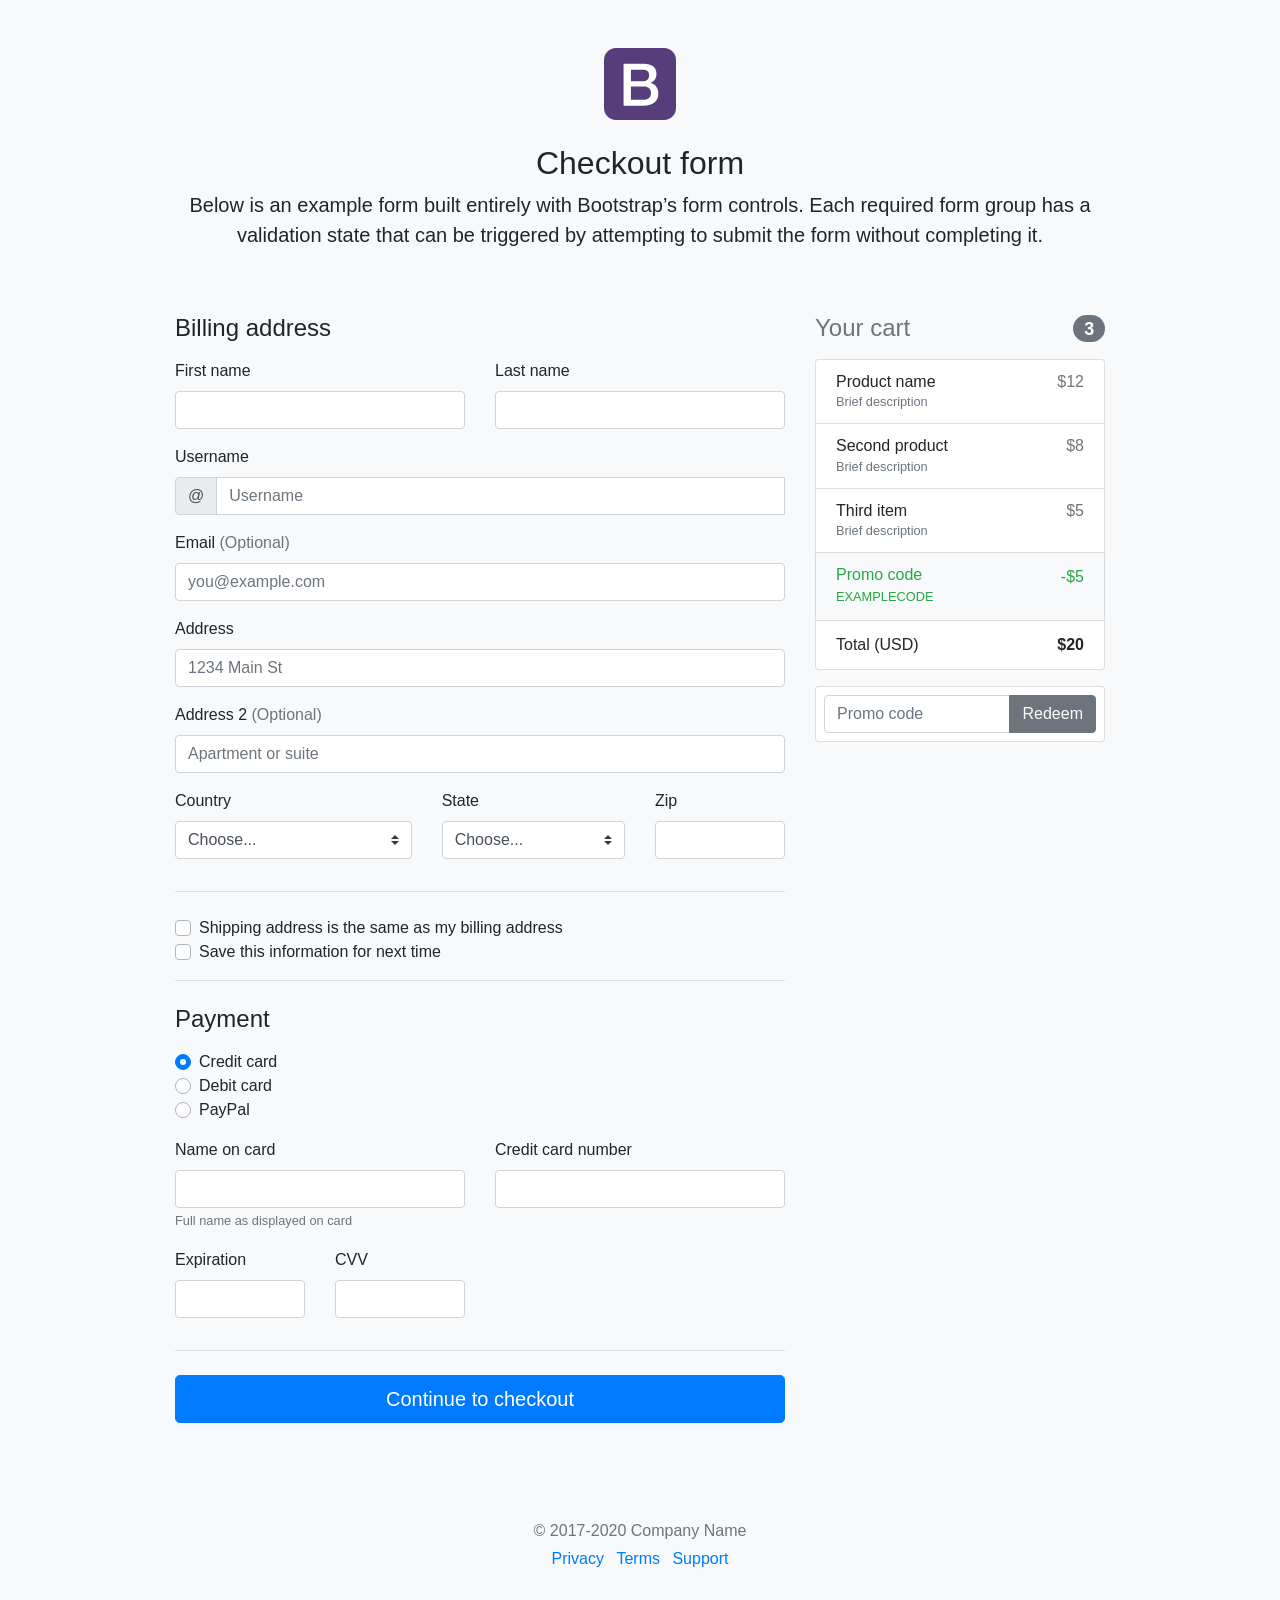
<file: version/bootstrap-4.5.2-examples/bootstrap-4.5.2-examples/checkout/index.html>
<!doctype html>
<html lang="en">
  <head>
    <meta charset="utf-8">
    <meta name="viewport" content="width=device-width, initial-scale=1, shrink-to-fit=no">
    <meta name="description" content="">
    <meta name="author" content="Mark Otto, Jacob Thornton, and Bootstrap contributors">
    <meta name="generator" content="Jekyll v4.1.1">
    <title>Checkout example · Bootstrap</title>

    <link rel="canonical" href="https://getbootstrap.com/docs/4.5/examples/checkout/">

    <!-- Bootstrap core CSS -->
<link href="../assets/dist/css/bootstrap.min.css" rel="stylesheet">

    <style>
      .bd-placeholder-img {
        font-size: 1.125rem;
        text-anchor: middle;
        -webkit-user-select: none;
        -moz-user-select: none;
        -ms-user-select: none;
        user-select: none;
      }

      @media (min-width: 768px) {
        .bd-placeholder-img-lg {
          font-size: 3.5rem;
        }
      }
    </style>
    <!-- Custom styles for this template -->
    <link href="form-validation.css" rel="stylesheet">
  </head>
  <body class="bg-light">
    <div class="container">
  <div class="py-5 text-center">
    <img class="d-block mx-auto mb-4" src="../assets/brand/bootstrap-solid.svg" alt="" width="72" height="72">
    <h2>Checkout form</h2>
    <p class="lead">Below is an example form built entirely with Bootstrap’s form controls. Each required form group has a validation state that can be triggered by attempting to submit the form without completing it.</p>
  </div>

  <div class="row">
    <div class="col-md-4 order-md-2 mb-4">
      <h4 class="d-flex justify-content-between align-items-center mb-3">
        <span class="text-muted">Your cart</span>
        <span class="badge badge-secondary badge-pill">3</span>
      </h4>
      <ul class="list-group mb-3">
        <li class="list-group-item d-flex justify-content-between lh-condensed">
          <div>
            <h6 class="my-0">Product name</h6>
            <small class="text-muted">Brief description</small>
          </div>
          <span class="text-muted">$12</span>
        </li>
        <li class="list-group-item d-flex justify-content-between lh-condensed">
          <div>
            <h6 class="my-0">Second product</h6>
            <small class="text-muted">Brief description</small>
          </div>
          <span class="text-muted">$8</span>
        </li>
        <li class="list-group-item d-flex justify-content-between lh-condensed">
          <div>
            <h6 class="my-0">Third item</h6>
            <small class="text-muted">Brief description</small>
          </div>
          <span class="text-muted">$5</span>
        </li>
        <li class="list-group-item d-flex justify-content-between bg-light">
          <div class="text-success">
            <h6 class="my-0">Promo code</h6>
            <small>EXAMPLECODE</small>
          </div>
          <span class="text-success">-$5</span>
        </li>
        <li class="list-group-item d-flex justify-content-between">
          <span>Total (USD)</span>
          <strong>$20</strong>
        </li>
      </ul>

      <form class="card p-2">
        <div class="input-group">
          <input type="text" class="form-control" placeholder="Promo code">
          <div class="input-group-append">
            <button type="submit" class="btn btn-secondary">Redeem</button>
          </div>
        </div>
      </form>
    </div>
    <div class="col-md-8 order-md-1">
      <h4 class="mb-3">Billing address</h4>
      <form class="needs-validation" novalidate>
        <div class="row">
          <div class="col-md-6 mb-3">
            <label for="firstName">First name</label>
            <input type="text" class="form-control" id="firstName" placeholder="" value="" required>
            <div class="invalid-feedback">
              Valid first name is required.
            </div>
          </div>
          <div class="col-md-6 mb-3">
            <label for="lastName">Last name</label>
            <input type="text" class="form-control" id="lastName" placeholder="" value="" required>
            <div class="invalid-feedback">
              Valid last name is required.
            </div>
          </div>
        </div>

        <div class="mb-3">
          <label for="username">Username</label>
          <div class="input-group">
            <div class="input-group-prepend">
              <span class="input-group-text">@</span>
            </div>
            <input type="text" class="form-control" id="username" placeholder="Username" required>
            <div class="invalid-feedback" style="width: 100%;">
              Your username is required.
            </div>
          </div>
        </div>

        <div class="mb-3">
          <label for="email">Email <span class="text-muted">(Optional)</span></label>
          <input type="email" class="form-control" id="email" placeholder="you@example.com">
          <div class="invalid-feedback">
            Please enter a valid email address for shipping updates.
          </div>
        </div>

        <div class="mb-3">
          <label for="address">Address</label>
          <input type="text" class="form-control" id="address" placeholder="1234 Main St" required>
          <div class="invalid-feedback">
            Please enter your shipping address.
          </div>
        </div>

        <div class="mb-3">
          <label for="address2">Address 2 <span class="text-muted">(Optional)</span></label>
          <input type="text" class="form-control" id="address2" placeholder="Apartment or suite">
        </div>

        <div class="row">
          <div class="col-md-5 mb-3">
            <label for="country">Country</label>
            <select class="custom-select d-block w-100" id="country" required>
              <option value="">Choose...</option>
              <option>United States</option>
            </select>
            <div class="invalid-feedback">
              Please select a valid country.
            </div>
          </div>
          <div class="col-md-4 mb-3">
            <label for="state">State</label>
            <select class="custom-select d-block w-100" id="state" required>
              <option value="">Choose...</option>
              <option>California</option>
            </select>
            <div class="invalid-feedback">
              Please provide a valid state.
            </div>
          </div>
          <div class="col-md-3 mb-3">
            <label for="zip">Zip</label>
            <input type="text" class="form-control" id="zip" placeholder="" required>
            <div class="invalid-feedback">
              Zip code required.
            </div>
          </div>
        </div>
        <hr class="mb-4">
        <div class="custom-control custom-checkbox">
          <input type="checkbox" class="custom-control-input" id="same-address">
          <label class="custom-control-label" for="same-address">Shipping address is the same as my billing address</label>
        </div>
        <div class="custom-control custom-checkbox">
          <input type="checkbox" class="custom-control-input" id="save-info">
          <label class="custom-control-label" for="save-info">Save this information for next time</label>
        </div>
        <hr class="mb-4">

        <h4 class="mb-3">Payment</h4>

        <div class="d-block my-3">
          <div class="custom-control custom-radio">
            <input id="credit" name="paymentMethod" type="radio" class="custom-control-input" checked required>
            <label class="custom-control-label" for="credit">Credit card</label>
          </div>
          <div class="custom-control custom-radio">
            <input id="debit" name="paymentMethod" type="radio" class="custom-control-input" required>
            <label class="custom-control-label" for="debit">Debit card</label>
          </div>
          <div class="custom-control custom-radio">
            <input id="paypal" name="paymentMethod" type="radio" class="custom-control-input" required>
            <label class="custom-control-label" for="paypal">PayPal</label>
          </div>
        </div>
        <div class="row">
          <div class="col-md-6 mb-3">
            <label for="cc-name">Name on card</label>
            <input type="text" class="form-control" id="cc-name" placeholder="" required>
            <small class="text-muted">Full name as displayed on card</small>
            <div class="invalid-feedback">
              Name on card is required
            </div>
          </div>
          <div class="col-md-6 mb-3">
            <label for="cc-number">Credit card number</label>
            <input type="text" class="form-control" id="cc-number" placeholder="" required>
            <div class="invalid-feedback">
              Credit card number is required
            </div>
          </div>
        </div>
        <div class="row">
          <div class="col-md-3 mb-3">
            <label for="cc-expiration">Expiration</label>
            <input type="text" class="form-control" id="cc-expiration" placeholder="" required>
            <div class="invalid-feedback">
              Expiration date required
            </div>
          </div>
          <div class="col-md-3 mb-3">
            <label for="cc-cvv">CVV</label>
            <input type="text" class="form-control" id="cc-cvv" placeholder="" required>
            <div class="invalid-feedback">
              Security code required
            </div>
          </div>
        </div>
        <hr class="mb-4">
        <button class="btn btn-primary btn-lg btn-block" type="submit">Continue to checkout</button>
      </form>
    </div>
  </div>

  <footer class="my-5 pt-5 text-muted text-center text-small">
    <p class="mb-1">&copy; 2017-2020 Company Name</p>
    <ul class="list-inline">
      <li class="list-inline-item"><a href="#">Privacy</a></li>
      <li class="list-inline-item"><a href="#">Terms</a></li>
      <li class="list-inline-item"><a href="#">Support</a></li>
    </ul>
  </footer>
</div>
<script src="https://code.jquery.com/jquery-3.5.1.slim.min.js" integrity="sha384-DfXdz2htPH0lsSSs5nCTpuj/zy4C+OGpamoFVy38MVBnE+IbbVYUew+OrCXaRkfj" crossorigin="anonymous"></script>
      <script>window.jQuery || document.write('<script src="../assets/js/vendor/jquery.slim.min.js"><\/script>')</script><script src="../assets/dist/js/bootstrap.bundle.min.js"></script>
        <script src="form-validation.js"></script></body>
</html>
</file>
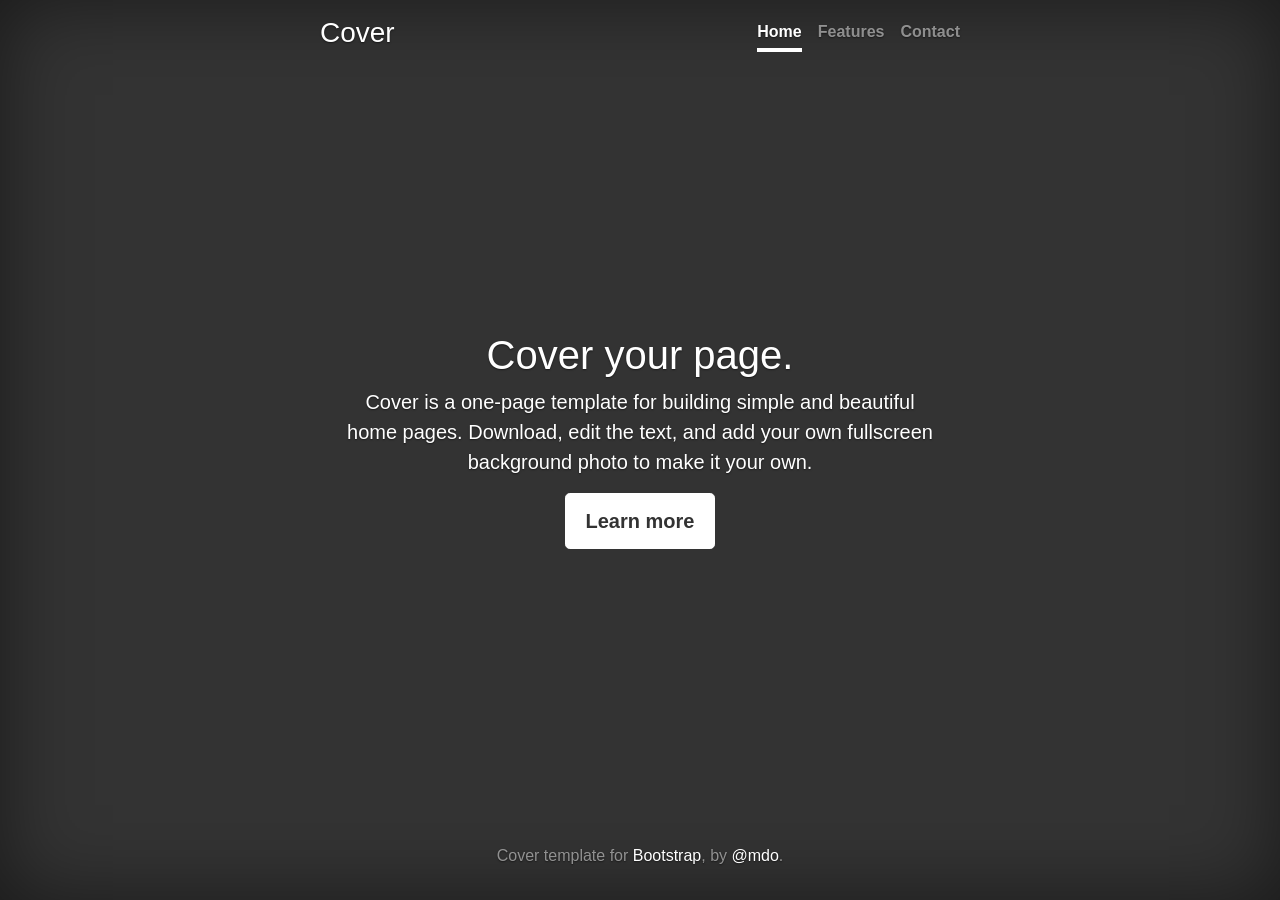
<file: version/bootstrap-4.5.2-examples/bootstrap-4.5.2-examples/cover/index.html>
<!doctype html>
<html lang="en">
  <head>
    <meta charset="utf-8">
    <meta name="viewport" content="width=device-width, initial-scale=1, shrink-to-fit=no">
    <meta name="description" content="">
    <meta name="author" content="Mark Otto, Jacob Thornton, and Bootstrap contributors">
    <meta name="generator" content="Jekyll v4.1.1">
    <title>Cover Template · Bootstrap</title>

    <link rel="canonical" href="https://getbootstrap.com/docs/4.5/examples/cover/">

    <!-- Bootstrap core CSS -->
<link href="../assets/dist/css/bootstrap.min.css" rel="stylesheet">

    <style>
      .bd-placeholder-img {
        font-size: 1.125rem;
        text-anchor: middle;
        -webkit-user-select: none;
        -moz-user-select: none;
        -ms-user-select: none;
        user-select: none;
      }

      @media (min-width: 768px) {
        .bd-placeholder-img-lg {
          font-size: 3.5rem;
        }
      }
    </style>
    <!-- Custom styles for this template -->
    <link href="cover.css" rel="stylesheet">
  </head>
  <body class="text-center">
    <div class="cover-container d-flex w-100 h-100 p-3 mx-auto flex-column">
  <header class="masthead mb-auto">
    <div class="inner">
      <h3 class="masthead-brand">Cover</h3>
      <nav class="nav nav-masthead justify-content-center">
        <a class="nav-link active" href="#">Home</a>
        <a class="nav-link" href="#">Features</a>
        <a class="nav-link" href="#">Contact</a>
      </nav>
    </div>
  </header>

  <main role="main" class="inner cover">
    <h1 class="cover-heading">Cover your page.</h1>
    <p class="lead">Cover is a one-page template for building simple and beautiful home pages. Download, edit the text, and add your own fullscreen background photo to make it your own.</p>
    <p class="lead">
      <a href="#" class="btn btn-lg btn-secondary">Learn more</a>
    </p>
  </main>

  <footer class="mastfoot mt-auto">
    <div class="inner">
      <p>Cover template for <a href="https://getbootstrap.com/">Bootstrap</a>, by <a href="https://twitter.com/mdo">@mdo</a>.</p>
    </div>
  </footer>
</div>
</body>
</html>
</file>
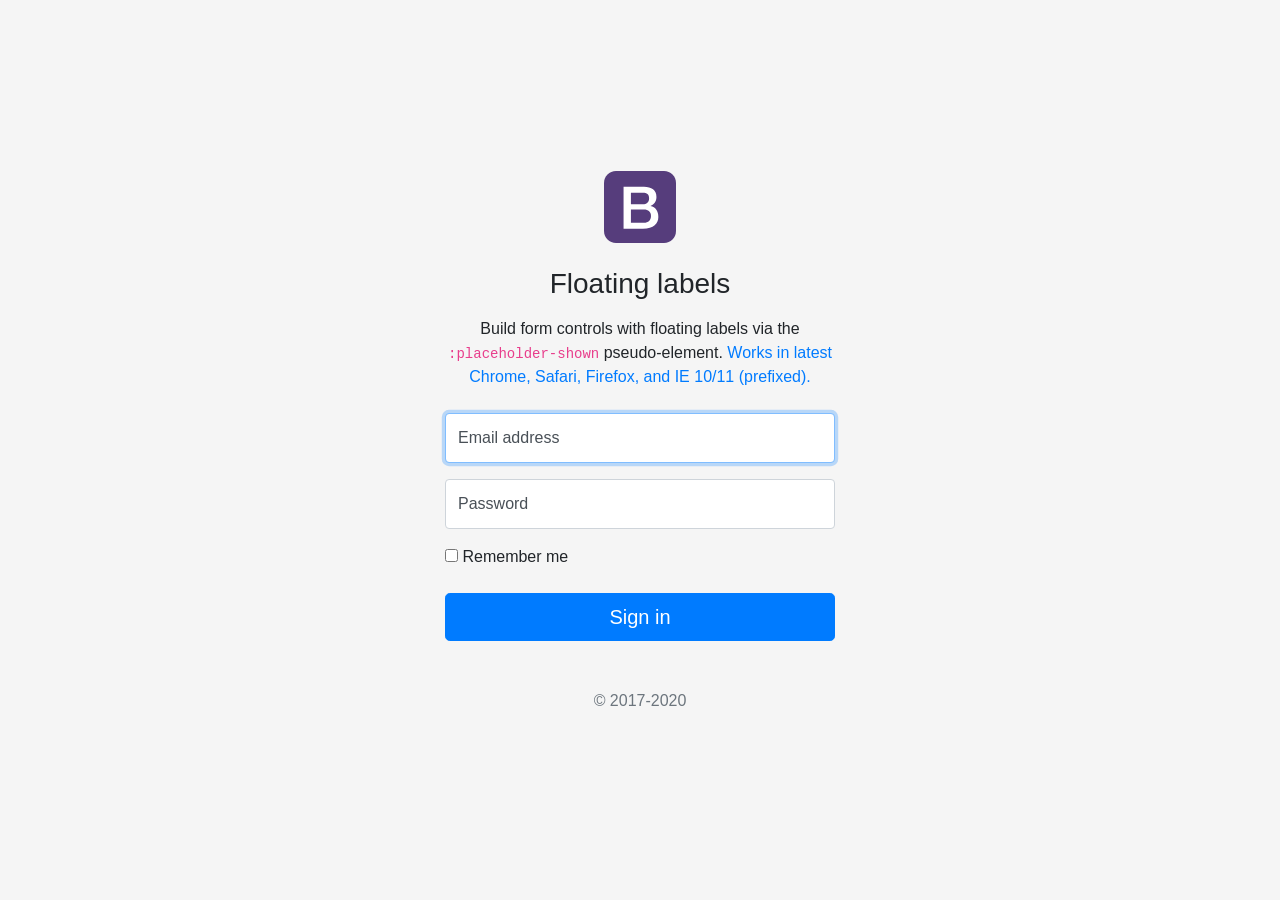
<file: version/bootstrap-4.5.2-examples/bootstrap-4.5.2-examples/floating-labels/index.html>
<!doctype html>
<html lang="en">
  <head>
    <meta charset="utf-8">
    <meta name="viewport" content="width=device-width, initial-scale=1, shrink-to-fit=no">
    <meta name="description" content="">
    <meta name="author" content="Mark Otto, Jacob Thornton, and Bootstrap contributors">
    <meta name="generator" content="Jekyll v4.1.1">
    <title>Floating labels example · Bootstrap</title>

    <link rel="canonical" href="https://getbootstrap.com/docs/4.5/examples/floating-labels/">

    <!-- Bootstrap core CSS -->
<link href="../assets/dist/css/bootstrap.min.css" rel="stylesheet">

    <style>
      .bd-placeholder-img {
        font-size: 1.125rem;
        text-anchor: middle;
        -webkit-user-select: none;
        -moz-user-select: none;
        -ms-user-select: none;
        user-select: none;
      }

      @media (min-width: 768px) {
        .bd-placeholder-img-lg {
          font-size: 3.5rem;
        }
      }
    </style>
    <!-- Custom styles for this template -->
    <link href="floating-labels.css" rel="stylesheet">
  </head>
  <body>
    <form class="form-signin">
  <div class="text-center mb-4">
    <img class="mb-4" src="../assets/brand/bootstrap-solid.svg" alt="" width="72" height="72">
    <h1 class="h3 mb-3 font-weight-normal">Floating labels</h1>
    <p>Build form controls with floating labels via the <code>:placeholder-shown</code> pseudo-element. <a href="https://caniuse.com/#feat=css-placeholder-shown">Works in latest Chrome, Safari, Firefox, and IE 10/11 (prefixed).</a></p>
  </div>

  <div class="form-label-group">
    <input type="email" id="inputEmail" class="form-control" placeholder="Email address" required autofocus>
    <label for="inputEmail">Email address</label>
  </div>

  <div class="form-label-group">
    <input type="password" id="inputPassword" class="form-control" placeholder="Password" required>
    <label for="inputPassword">Password</label>
  </div>

  <div class="checkbox mb-3">
    <label>
      <input type="checkbox" value="remember-me"> Remember me
    </label>
  </div>
  <button class="btn btn-lg btn-primary btn-block" type="submit">Sign in</button>
  <p class="mt-5 mb-3 text-muted text-center">&copy; 2017-2020</p>
</form>
</body>
</html>
</file>
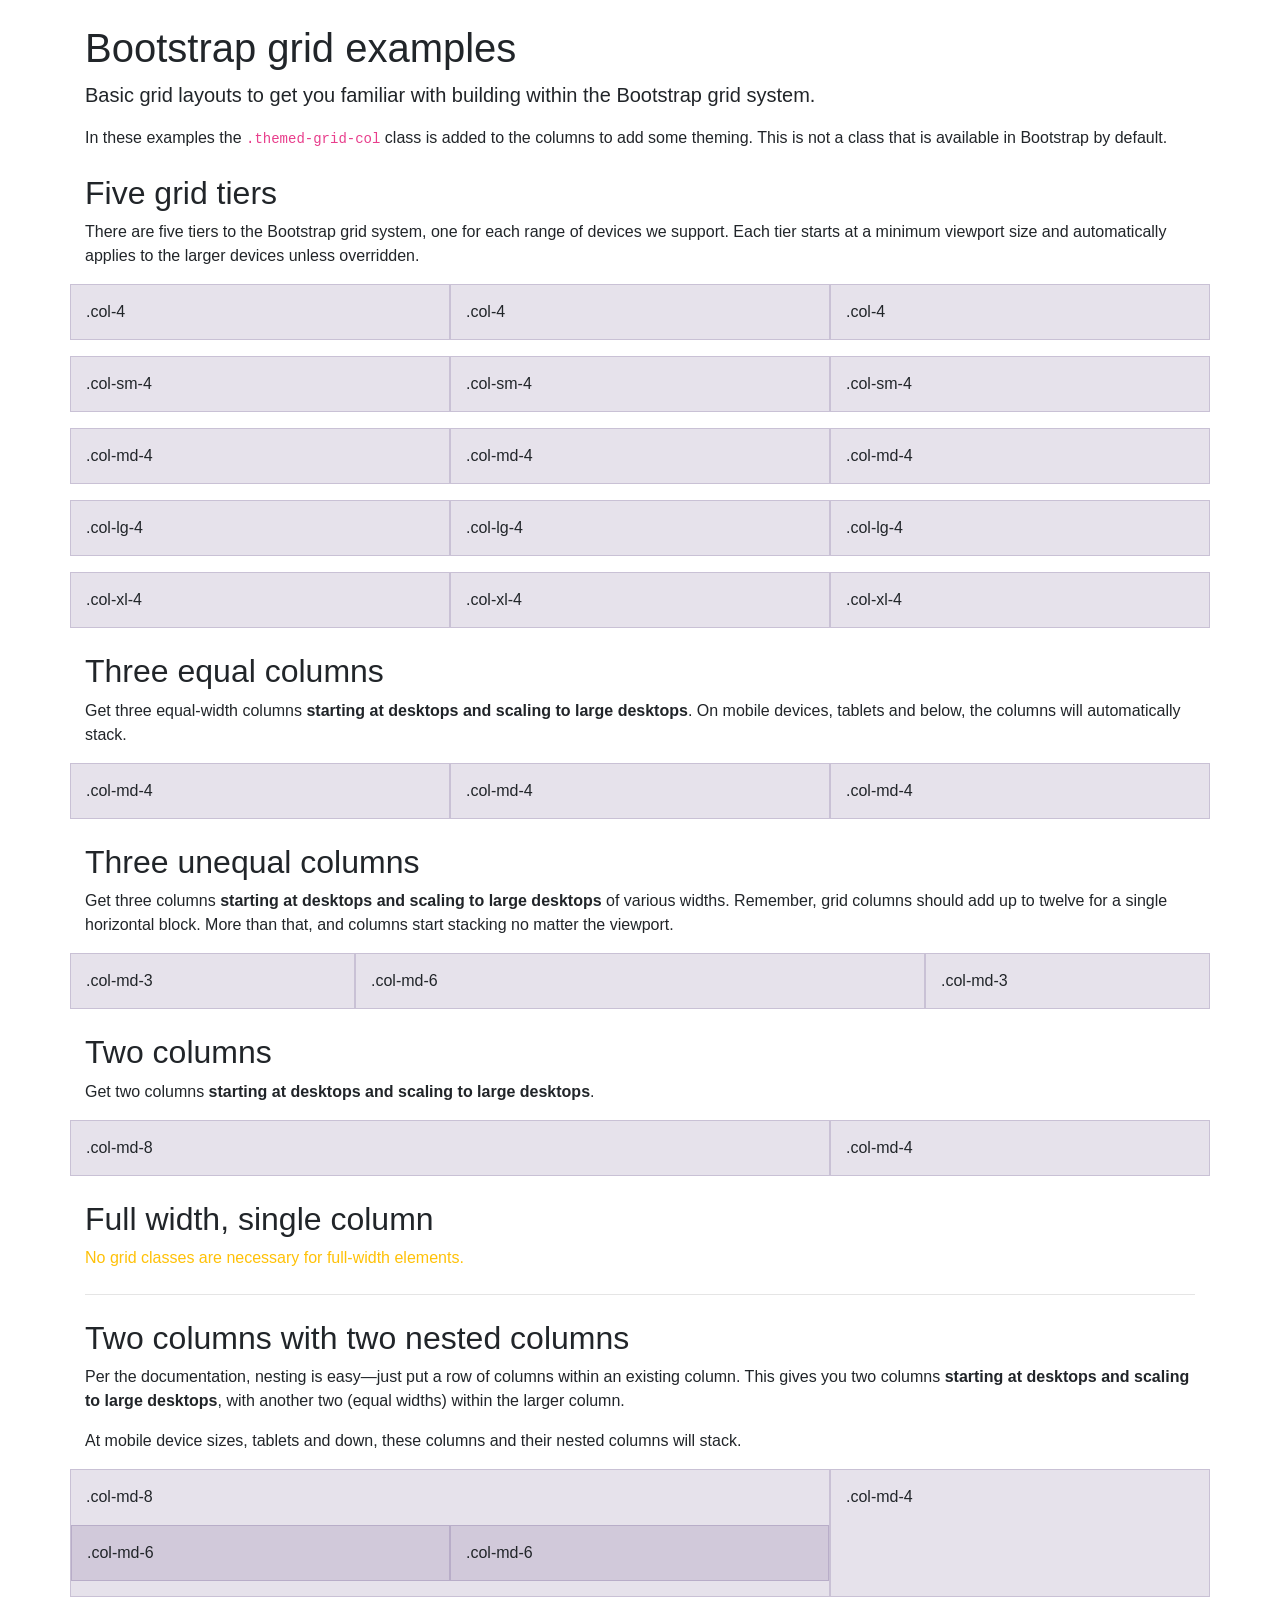
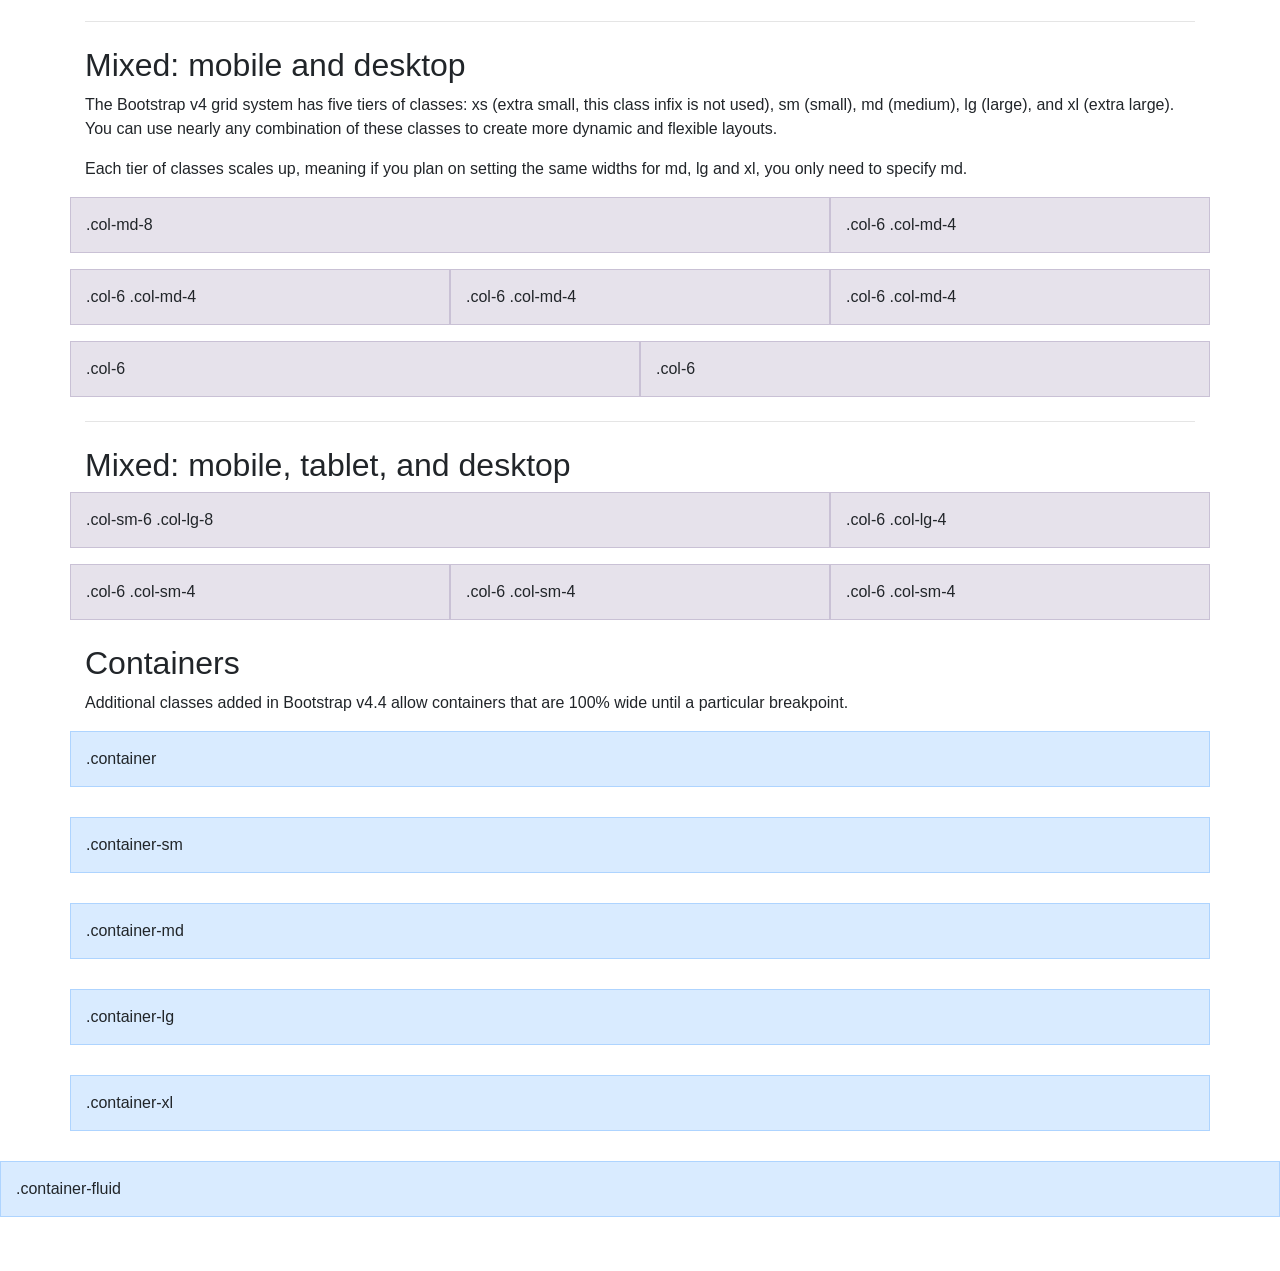
<file: version/bootstrap-4.5.2-examples/bootstrap-4.5.2-examples/grid/index.html>
<!doctype html>
<html lang="en">
  <head>
    <meta charset="utf-8">
    <meta name="viewport" content="width=device-width, initial-scale=1, shrink-to-fit=no">
    <meta name="description" content="">
    <meta name="author" content="Mark Otto, Jacob Thornton, and Bootstrap contributors">
    <meta name="generator" content="Jekyll v4.1.1">
    <title>Grid Template · Bootstrap</title>

    <link rel="canonical" href="https://getbootstrap.com/docs/4.5/examples/grid/">

    <!-- Bootstrap core CSS -->
<link href="../assets/dist/css/bootstrap.min.css" rel="stylesheet">

    <style>
      .bd-placeholder-img {
        font-size: 1.125rem;
        text-anchor: middle;
        -webkit-user-select: none;
        -moz-user-select: none;
        -ms-user-select: none;
        user-select: none;
      }

      @media (min-width: 768px) {
        .bd-placeholder-img-lg {
          font-size: 3.5rem;
        }
      }
    </style>
    <!-- Custom styles for this template -->
    <link href="grid.css" rel="stylesheet">
  </head>
  <body class="py-4">
    <div class="container">

  <h1>Bootstrap grid examples</h1>
  <p class="lead">Basic grid layouts to get you familiar with building within the Bootstrap grid system.</p>
  <p>In these examples the <code>.themed-grid-col</code> class is added to the columns to add some theming. This is not a class that is available in Bootstrap by default.</p>

  <h2 class="mt-4">Five grid tiers</h2>
  <p>There are five tiers to the Bootstrap grid system, one for each range of devices we support. Each tier starts at a minimum viewport size and automatically applies to the larger devices unless overridden.</p>

  <div class="row mb-3">
    <div class="col-4 themed-grid-col">.col-4</div>
    <div class="col-4 themed-grid-col">.col-4</div>
    <div class="col-4 themed-grid-col">.col-4</div>
  </div>

  <div class="row mb-3">
    <div class="col-sm-4 themed-grid-col">.col-sm-4</div>
    <div class="col-sm-4 themed-grid-col">.col-sm-4</div>
    <div class="col-sm-4 themed-grid-col">.col-sm-4</div>
  </div>

  <div class="row mb-3">
    <div class="col-md-4 themed-grid-col">.col-md-4</div>
    <div class="col-md-4 themed-grid-col">.col-md-4</div>
    <div class="col-md-4 themed-grid-col">.col-md-4</div>
  </div>

  <div class="row mb-3">
    <div class="col-lg-4 themed-grid-col">.col-lg-4</div>
    <div class="col-lg-4 themed-grid-col">.col-lg-4</div>
    <div class="col-lg-4 themed-grid-col">.col-lg-4</div>
  </div>

  <div class="row mb-3">
    <div class="col-xl-4 themed-grid-col">.col-xl-4</div>
    <div class="col-xl-4 themed-grid-col">.col-xl-4</div>
    <div class="col-xl-4 themed-grid-col">.col-xl-4</div>
  </div>

  <h2 class="mt-4">Three equal columns</h2>
  <p>Get three equal-width columns <strong>starting at desktops and scaling to large desktops</strong>. On mobile devices, tablets and below, the columns will automatically stack.</p>
  <div class="row mb-3">
    <div class="col-md-4 themed-grid-col">.col-md-4</div>
    <div class="col-md-4 themed-grid-col">.col-md-4</div>
    <div class="col-md-4 themed-grid-col">.col-md-4</div>
  </div>

  <h2 class="mt-4">Three unequal columns</h2>
  <p>Get three columns <strong>starting at desktops and scaling to large desktops</strong> of various widths. Remember, grid columns should add up to twelve for a single horizontal block. More than that, and columns start stacking no matter the viewport.</p>
  <div class="row mb-3">
    <div class="col-md-3 themed-grid-col">.col-md-3</div>
    <div class="col-md-6 themed-grid-col">.col-md-6</div>
    <div class="col-md-3 themed-grid-col">.col-md-3</div>
  </div>

  <h2 class="mt-4">Two columns</h2>
  <p>Get two columns <strong>starting at desktops and scaling to large desktops</strong>.</p>
  <div class="row mb-3">
    <div class="col-md-8 themed-grid-col">.col-md-8</div>
    <div class="col-md-4 themed-grid-col">.col-md-4</div>
  </div>

  <h2 class="mt-4">Full width, single column</h2>
  <p class="text-warning">
    No grid classes are necessary for full-width elements.
  </p>

  <hr class="my-4">

  <h2 class="mt-4">Two columns with two nested columns</h2>
  <p>Per the documentation, nesting is easy—just put a row of columns within an existing column. This gives you two columns <strong>starting at desktops and scaling to large desktops</strong>, with another two (equal widths) within the larger column.</p>
  <p>At mobile device sizes, tablets and down, these columns and their nested columns will stack.</p>
  <div class="row mb-3">
    <div class="col-md-8 themed-grid-col">
      <div class="pb-3">
        .col-md-8
      </div>
      <div class="row">
        <div class="col-md-6 themed-grid-col">.col-md-6</div>
        <div class="col-md-6 themed-grid-col">.col-md-6</div>
      </div>
    </div>
    <div class="col-md-4 themed-grid-col">.col-md-4</div>
  </div>

  <hr class="my-4">

  <h2 class="mt-4">Mixed: mobile and desktop</h2>
  <p>The Bootstrap v4 grid system has five tiers of classes: xs (extra small, this class infix is not used), sm (small), md (medium), lg (large), and xl (extra large). You can use nearly any combination of these classes to create more dynamic and flexible layouts.</p>
  <p>Each tier of classes scales up, meaning if you plan on setting the same widths for md, lg and xl, you only need to specify md.</p>
  <div class="row mb-3">
    <div class="col-md-8 themed-grid-col">.col-md-8</div>
    <div class="col-6 col-md-4 themed-grid-col">.col-6 .col-md-4</div>
  </div>
  <div class="row mb-3">
    <div class="col-6 col-md-4 themed-grid-col">.col-6 .col-md-4</div>
    <div class="col-6 col-md-4 themed-grid-col">.col-6 .col-md-4</div>
    <div class="col-6 col-md-4 themed-grid-col">.col-6 .col-md-4</div>
  </div>
  <div class="row mb-3">
    <div class="col-6 themed-grid-col">.col-6</div>
    <div class="col-6 themed-grid-col">.col-6</div>
  </div>

  <hr class="my-4">

  <h2 class="mt-4">Mixed: mobile, tablet, and desktop</h2>
  <div class="row mb-3">
    <div class="col-sm-6 col-lg-8 themed-grid-col">.col-sm-6 .col-lg-8</div>
    <div class="col-6 col-lg-4 themed-grid-col">.col-6 .col-lg-4</div>
  </div>
  <div class="row mb-3">
    <div class="col-6 col-sm-4 themed-grid-col">.col-6 .col-sm-4</div>
    <div class="col-6 col-sm-4 themed-grid-col">.col-6 .col-sm-4</div>
    <div class="col-6 col-sm-4 themed-grid-col">.col-6 .col-sm-4</div>
  </div>

</div>

<div class="container" id="containers">
  <h2 class="mt-4">Containers</h2>
  <p>Additional classes added in Bootstrap v4.4 allow containers that are 100% wide until a particular breakpoint.</p>
</div>

<div class="container themed-container">.container</div>
<div class="container-sm themed-container">.container-sm</div>
<div class="container-md themed-container">.container-md</div>
<div class="container-lg themed-container">.container-lg</div>
<div class="container-xl themed-container">.container-xl</div>
<div class="container-fluid themed-container">.container-fluid</div>
</body>
</html>
</file>
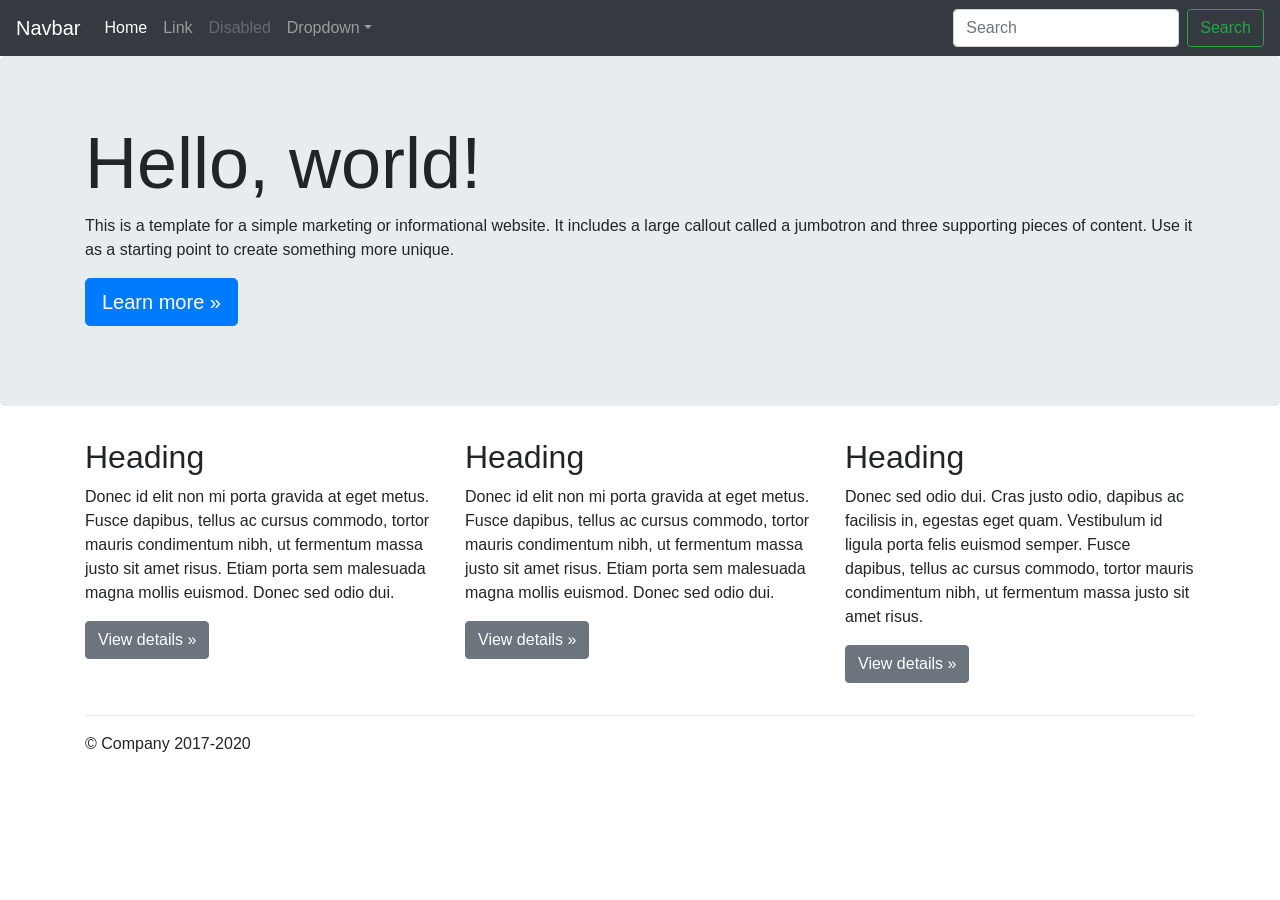
<file: version/bootstrap-4.5.2-examples/bootstrap-4.5.2-examples/jumbotron/index.html>
<!doctype html>
<html lang="en">
  <head>
    <meta charset="utf-8">
    <meta name="viewport" content="width=device-width, initial-scale=1, shrink-to-fit=no">
    <meta name="description" content="">
    <meta name="author" content="Mark Otto, Jacob Thornton, and Bootstrap contributors">
    <meta name="generator" content="Jekyll v4.1.1">
    <title>Jumbotron Template · Bootstrap</title>

    <link rel="canonical" href="https://getbootstrap.com/docs/4.5/examples/jumbotron/">

    <!-- Bootstrap core CSS -->
<link href="../assets/dist/css/bootstrap.min.css" rel="stylesheet">

    <style>
      .bd-placeholder-img {
        font-size: 1.125rem;
        text-anchor: middle;
        -webkit-user-select: none;
        -moz-user-select: none;
        -ms-user-select: none;
        user-select: none;
      }

      @media (min-width: 768px) {
        .bd-placeholder-img-lg {
          font-size: 3.5rem;
        }
      }
    </style>
    <!-- Custom styles for this template -->
    <link href="jumbotron.css" rel="stylesheet">
  </head>
  <body>
    <nav class="navbar navbar-expand-md navbar-dark fixed-top bg-dark">
  <a class="navbar-brand" href="#">Navbar</a>
  <button class="navbar-toggler" type="button" data-toggle="collapse" data-target="#navbarsExampleDefault" aria-controls="navbarsExampleDefault" aria-expanded="false" aria-label="Toggle navigation">
    <span class="navbar-toggler-icon"></span>
  </button>

  <div class="collapse navbar-collapse" id="navbarsExampleDefault">
    <ul class="navbar-nav mr-auto">
      <li class="nav-item active">
        <a class="nav-link" href="#">Home <span class="sr-only">(current)</span></a>
      </li>
      <li class="nav-item">
        <a class="nav-link" href="#">Link</a>
      </li>
      <li class="nav-item">
        <a class="nav-link disabled" href="#" tabindex="-1" aria-disabled="true">Disabled</a>
      </li>
      <li class="nav-item dropdown">
        <a class="nav-link dropdown-toggle" href="#" id="dropdown01" data-toggle="dropdown" aria-haspopup="true" aria-expanded="false">Dropdown</a>
        <div class="dropdown-menu" aria-labelledby="dropdown01">
          <a class="dropdown-item" href="#">Action</a>
          <a class="dropdown-item" href="#">Another action</a>
          <a class="dropdown-item" href="#">Something else here</a>
        </div>
      </li>
    </ul>
    <form class="form-inline my-2 my-lg-0">
      <input class="form-control mr-sm-2" type="text" placeholder="Search" aria-label="Search">
      <button class="btn btn-outline-success my-2 my-sm-0" type="submit">Search</button>
    </form>
  </div>
</nav>

<main role="main">

  <!-- Main jumbotron for a primary marketing message or call to action -->
  <div class="jumbotron">
    <div class="container">
      <h1 class="display-3">Hello, world!</h1>
      <p>This is a template for a simple marketing or informational website. It includes a large callout called a jumbotron and three supporting pieces of content. Use it as a starting point to create something more unique.</p>
      <p><a class="btn btn-primary btn-lg" href="#" role="button">Learn more &raquo;</a></p>
    </div>
  </div>

  <div class="container">
    <!-- Example row of columns -->
    <div class="row">
      <div class="col-md-4">
        <h2>Heading</h2>
        <p>Donec id elit non mi porta gravida at eget metus. Fusce dapibus, tellus ac cursus commodo, tortor mauris condimentum nibh, ut fermentum massa justo sit amet risus. Etiam porta sem malesuada magna mollis euismod. Donec sed odio dui. </p>
        <p><a class="btn btn-secondary" href="#" role="button">View details &raquo;</a></p>
      </div>
      <div class="col-md-4">
        <h2>Heading</h2>
        <p>Donec id elit non mi porta gravida at eget metus. Fusce dapibus, tellus ac cursus commodo, tortor mauris condimentum nibh, ut fermentum massa justo sit amet risus. Etiam porta sem malesuada magna mollis euismod. Donec sed odio dui. </p>
        <p><a class="btn btn-secondary" href="#" role="button">View details &raquo;</a></p>
      </div>
      <div class="col-md-4">
        <h2>Heading</h2>
        <p>Donec sed odio dui. Cras justo odio, dapibus ac facilisis in, egestas eget quam. Vestibulum id ligula porta felis euismod semper. Fusce dapibus, tellus ac cursus commodo, tortor mauris condimentum nibh, ut fermentum massa justo sit amet risus.</p>
        <p><a class="btn btn-secondary" href="#" role="button">View details &raquo;</a></p>
      </div>
    </div>

    <hr>

  </div> <!-- /container -->

</main>

<footer class="container">
  <p>&copy; Company 2017-2020</p>
</footer>
<script src="https://code.jquery.com/jquery-3.5.1.slim.min.js" integrity="sha384-DfXdz2htPH0lsSSs5nCTpuj/zy4C+OGpamoFVy38MVBnE+IbbVYUew+OrCXaRkfj" crossorigin="anonymous"></script>
      <script>window.jQuery || document.write('<script src="../assets/js/vendor/jquery.slim.min.js"><\/script>')</script><script src="../assets/dist/js/bootstrap.bundle.min.js"></script>
</html>
</file>
<file: index.css>
#botao{
    color: white;
    background-color: #ff6600;
    border-color: #ff6600;
    border-radius: 10px;
    padding: 10px;
    margin-bottom: -10px;
}
#barra{
    color: white;
    background-color: #ff6600;
    border-color: #ff6600;
    border-radius: 10px;
    padding: 10px;
    margin-bottom: -10px;
}
</file>
<file: version/bootstrap-4.5.2-examples/bootstrap-4.5.2-examples/album/album.css>
.jumbotron {
  padding-top: 3rem;
  padding-bottom: 3rem;
  margin-bottom: 0;
  background-color: #fff;
}
@media (min-width: 768px) {
  .jumbotron {
    padding-top: 6rem;
    padding-bottom: 6rem;
  }
}

.jumbotron p:last-child {
  margin-bottom: 0;
}

.jumbotron h1 {
  font-weight: 300;
}

.jumbotron .container {
  max-width: 40rem;
}

footer {
  padding-top: 3rem;
  padding-bottom: 3rem;
}

footer p {
  margin-bottom: .25rem;
}
</file>
<file: version/bootstrap-4.5.2-examples/bootstrap-4.5.2-examples/blog/blog.css>
/* stylelint-disable selector-list-comma-newline-after */

.blog-header {
  line-height: 1;
  border-bottom: 1px solid #e5e5e5;
}

.blog-header-logo {
  font-family: "Playfair Display", Georgia, "Times New Roman", serif;
  font-size: 2.25rem;
}

.blog-header-logo:hover {
  text-decoration: none;
}

h1, h2, h3, h4, h5, h6 {
  font-family: "Playfair Display", Georgia, "Times New Roman", serif;
}

.display-4 {
  font-size: 2.5rem;
}
@media (min-width: 768px) {
  .display-4 {
    font-size: 3rem;
  }
}

.nav-scroller {
  position: relative;
  z-index: 2;
  height: 2.75rem;
  overflow-y: hidden;
}

.nav-scroller .nav {
  display: -ms-flexbox;
  display: flex;
  -ms-flex-wrap: nowrap;
  flex-wrap: nowrap;
  padding-bottom: 1rem;
  margin-top: -1px;
  overflow-x: auto;
  text-align: center;
  white-space: nowrap;
  -webkit-overflow-scrolling: touch;
}

.nav-scroller .nav-link {
  padding-top: .75rem;
  padding-bottom: .75rem;
  font-size: .875rem;
}

.card-img-right {
  height: 100%;
  border-radius: 0 3px 3px 0;
}

.flex-auto {
  -ms-flex: 0 0 auto;
  flex: 0 0 auto;
}

.h-250 { height: 250px; }
@media (min-width: 768px) {
  .h-md-250 { height: 250px; }
}

/* Pagination */
.blog-pagination {
  margin-bottom: 4rem;
}
.blog-pagination > .btn {
  border-radius: 2rem;
}

/*
 * Blog posts
 */
.blog-post {
  margin-bottom: 4rem;
}
.blog-post-title {
  margin-bottom: .25rem;
  font-size: 2.5rem;
}
.blog-post-meta {
  margin-bottom: 1.25rem;
  color: #999;
}

/*
 * Footer
 */
.blog-footer {
  padding: 2.5rem 0;
  color: #999;
  text-align: center;
  background-color: #f9f9f9;
  border-top: .05rem solid #e5e5e5;
}
.blog-footer p:last-child {
  margin-bottom: 0;
}
</file>
<file: version/bootstrap-4.5.2-examples/bootstrap-4.5.2-examples/carousel/carousel.css>
/* GLOBAL STYLES
-------------------------------------------------- */
/* Padding below the footer and lighter body text */

body {
  padding-top: 3rem;
  padding-bottom: 3rem;
  color: #5a5a5a;
}


/* CUSTOMIZE THE CAROUSEL
-------------------------------------------------- */

/* Carousel base class */
.carousel {
  margin-bottom: 4rem;
}
/* Since positioning the image, we need to help out the caption */
.carousel-caption {
  bottom: 3rem;
  z-index: 10;
}

/* Declare heights because of positioning of img element */
.carousel-item {
  height: 32rem;
}
.carousel-item > img {
  position: absolute;
  top: 0;
  left: 0;
  min-width: 100%;
  height: 32rem;
}


/* MARKETING CONTENT
-------------------------------------------------- */

/* Center align the text within the three columns below the carousel */
.marketing .col-lg-4 {
  margin-bottom: 1.5rem;
  text-align: center;
}
.marketing h2 {
  font-weight: 400;
}
.marketing .col-lg-4 p {
  margin-right: .75rem;
  margin-left: .75rem;
}


/* Featurettes
------------------------- */

.featurette-divider {
  margin: 5rem 0; /* Space out the Bootstrap <hr> more */
}

/* Thin out the marketing headings */
.featurette-heading {
  font-weight: 300;
  line-height: 1;
  letter-spacing: -.05rem;
}


/* RESPONSIVE CSS
-------------------------------------------------- */

@media (min-width: 40em) {
  /* Bump up size of carousel content */
  .carousel-caption p {
    margin-bottom: 1.25rem;
    font-size: 1.25rem;
    line-height: 1.4;
  }

  .featurette-heading {
    font-size: 50px;
  }
}

@media (min-width: 62em) {
  .featurette-heading {
    margin-top: 7rem;
  }
}
</file>
<file: version/bootstrap-4.5.2-examples/bootstrap-4.5.2-examples/checkout/form-validation.css>
.container {
  max-width: 960px;
}

.lh-condensed { line-height: 1.25; }
</file>
<file: version/bootstrap-4.5.2-examples/bootstrap-4.5.2-examples/cover/cover.css>
/*
 * Globals
 */

/* Links */
a,
a:focus,
a:hover {
  color: #fff;
}

/* Custom default button */
.btn-secondary,
.btn-secondary:hover,
.btn-secondary:focus {
  color: #333;
  text-shadow: none; /* Prevent inheritance from `body` */
  background-color: #fff;
  border: .05rem solid #fff;
}


/*
 * Base structure
 */

html,
body {
  height: 100%;
  background-color: #333;
}

body {
  display: -ms-flexbox;
  display: flex;
  color: #fff;
  text-shadow: 0 .05rem .1rem rgba(0, 0, 0, .5);
  box-shadow: inset 0 0 5rem rgba(0, 0, 0, .5);
}

.cover-container {
  max-width: 42em;
}


/*
 * Header
 */
.masthead {
  margin-bottom: 2rem;
}

.masthead-brand {
  margin-bottom: 0;
}

.nav-masthead .nav-link {
  padding: .25rem 0;
  font-weight: 700;
  color: rgba(255, 255, 255, .5);
  background-color: transparent;
  border-bottom: .25rem solid transparent;
}

.nav-masthead .nav-link:hover,
.nav-masthead .nav-link:focus {
  border-bottom-color: rgba(255, 255, 255, .25);
}

.nav-masthead .nav-link + .nav-link {
  margin-left: 1rem;
}

.nav-masthead .active {
  color: #fff;
  border-bottom-color: #fff;
}

@media (min-width: 48em) {
  .masthead-brand {
    float: left;
  }
  .nav-masthead {
    float: right;
  }
}


/*
 * Cover
 */
.cover {
  padding: 0 1.5rem;
}
.cover .btn-lg {
  padding: .75rem 1.25rem;
  font-weight: 700;
}


/*
 * Footer
 */
.mastfoot {
  color: rgba(255, 255, 255, .5);
}
</file>
<file: version/bootstrap-4.5.2-examples/bootstrap-4.5.2-examples/floating-labels/floating-labels.css>
html,
body {
  height: 100%;
}

body {
  display: -ms-flexbox;
  display: flex;
  -ms-flex-align: center;
  align-items: center;
  padding-top: 40px;
  padding-bottom: 40px;
  background-color: #f5f5f5;
}

.form-signin {
  width: 100%;
  max-width: 420px;
  padding: 15px;
  margin: auto;
}

.form-label-group {
  position: relative;
  margin-bottom: 1rem;
}

.form-label-group input,
.form-label-group label {
  height: 3.125rem;
  padding: .75rem;
}

.form-label-group label {
  position: absolute;
  top: 0;
  left: 0;
  display: block;
  width: 100%;
  margin-bottom: 0; /* Override default `<label>` margin */
  line-height: 1.5;
  color: #495057;
  pointer-events: none;
  cursor: text; /* Match the input under the label */
  border: 1px solid transparent;
  border-radius: .25rem;
  transition: all .1s ease-in-out;
}

.form-label-group input::-webkit-input-placeholder {
  color: transparent;
}

.form-label-group input::-moz-placeholder {
  color: transparent;
}

.form-label-group input:-ms-input-placeholder {
  color: transparent;
}

.form-label-group input::-ms-input-placeholder {
  color: transparent;
}

.form-label-group input::placeholder {
  color: transparent;
}

.form-label-group input:not(:-moz-placeholder-shown) {
  padding-top: 1.25rem;
  padding-bottom: .25rem;
}

.form-label-group input:not(:-ms-input-placeholder) {
  padding-top: 1.25rem;
  padding-bottom: .25rem;
}

.form-label-group input:not(:placeholder-shown) {
  padding-top: 1.25rem;
  padding-bottom: .25rem;
}

.form-label-group input:not(:-moz-placeholder-shown) ~ label {
  padding-top: .25rem;
  padding-bottom: .25rem;
  font-size: 12px;
  color: #777;
}

.form-label-group input:not(:-ms-input-placeholder) ~ label {
  padding-top: .25rem;
  padding-bottom: .25rem;
  font-size: 12px;
  color: #777;
}

.form-label-group input:not(:placeholder-shown) ~ label {
  padding-top: .25rem;
  padding-bottom: .25rem;
  font-size: 12px;
  color: #777;
}

/* Fallback for Edge
-------------------------------------------------- */
@supports (-ms-ime-align: auto) {
  .form-label-group {
    display: -ms-flexbox;
    display: flex;
    -ms-flex-direction: column-reverse;
    flex-direction: column-reverse;
  }

  .form-label-group label {
    position: static;
  }

  .form-label-group input::-ms-input-placeholder {
    color: #777;
  }
}
</file>
<file: version/bootstrap-4.5.2-examples/bootstrap-4.5.2-examples/grid/grid.css>
.themed-grid-col {
  padding-top: 15px;
  padding-bottom: 15px;
  background-color: rgba(86, 61, 124, .15);
  border: 1px solid rgba(86, 61, 124, .2);
}

.themed-container {
  padding: 15px;
  margin-bottom: 30px;
  background-color: rgba(0, 123, 255, .15);
  border: 1px solid rgba(0, 123, 255, .2);
}
</file>
<file: version/bootstrap-4.5.2-examples/bootstrap-4.5.2-examples/jumbotron/jumbotron.css>
/* Move down content because we have a fixed navbar that is 3.5rem tall */
body {
  padding-top: 3.5rem;
}
</file>
